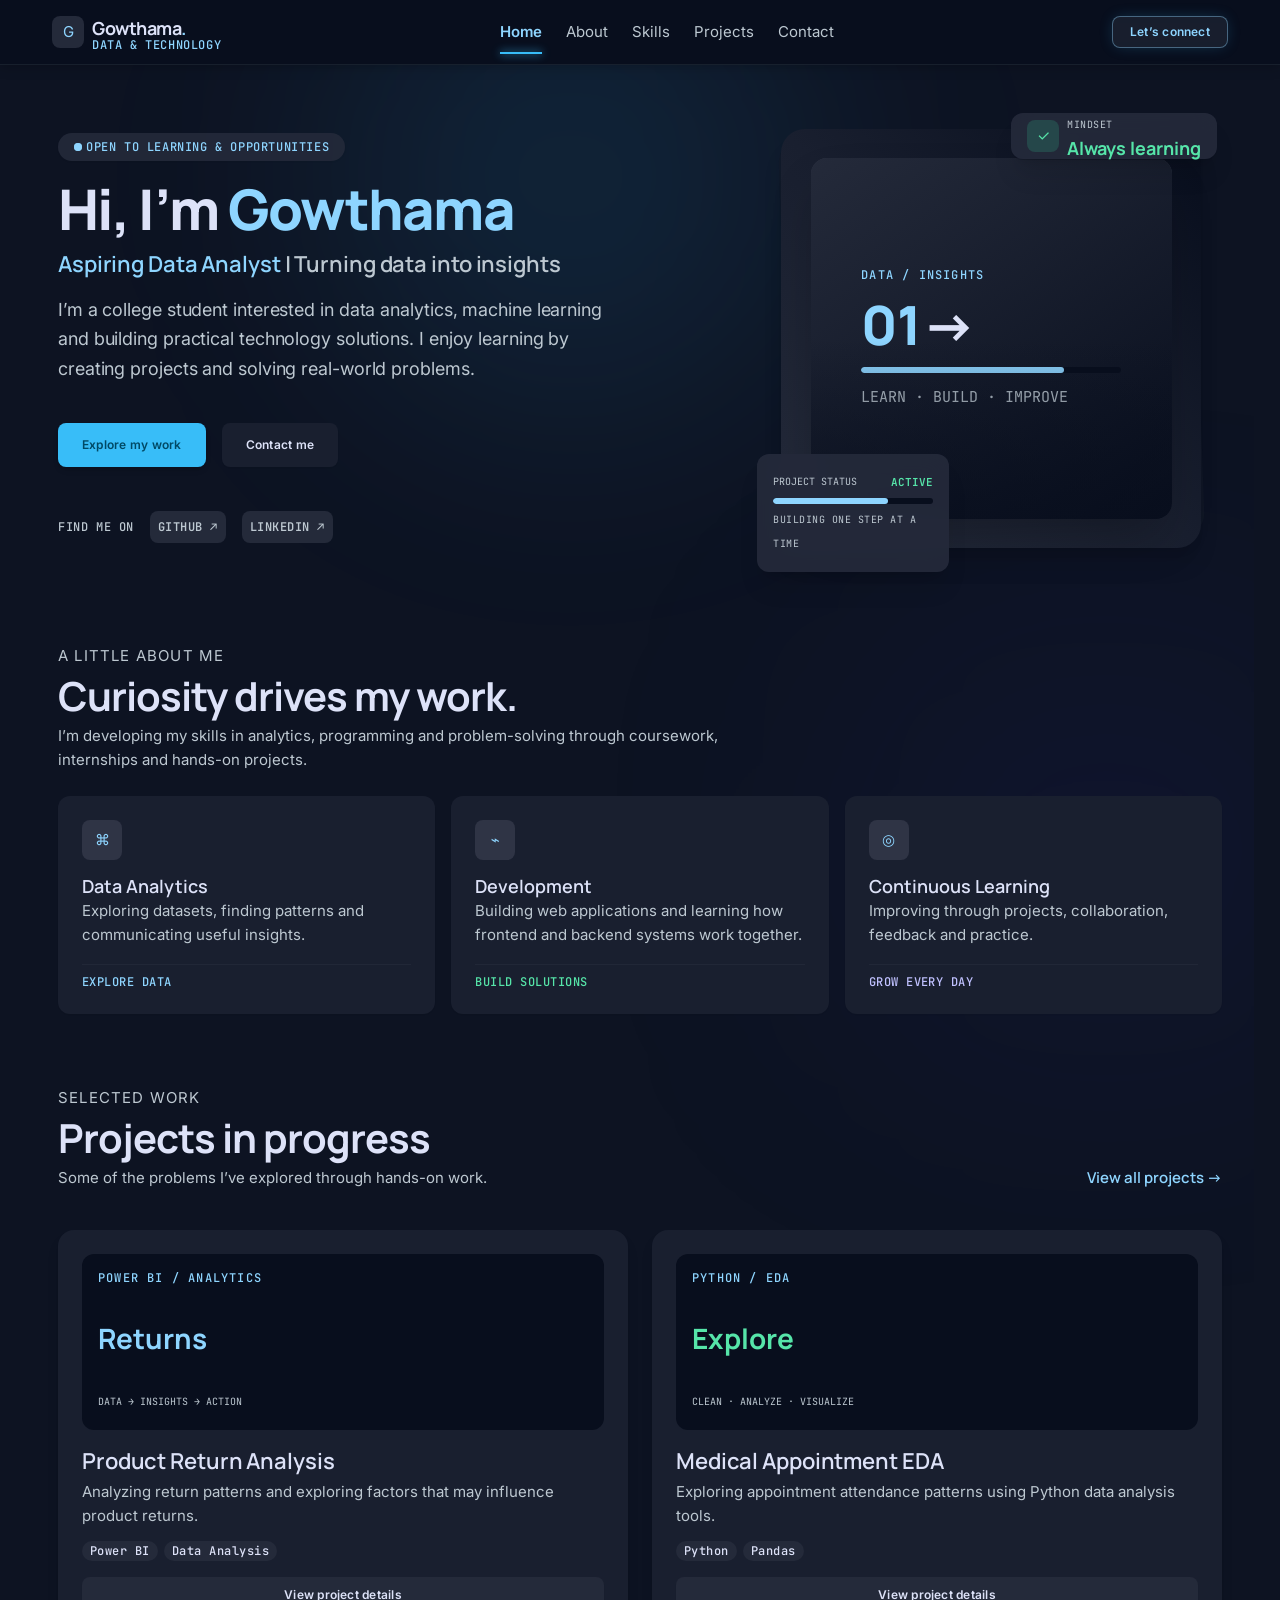
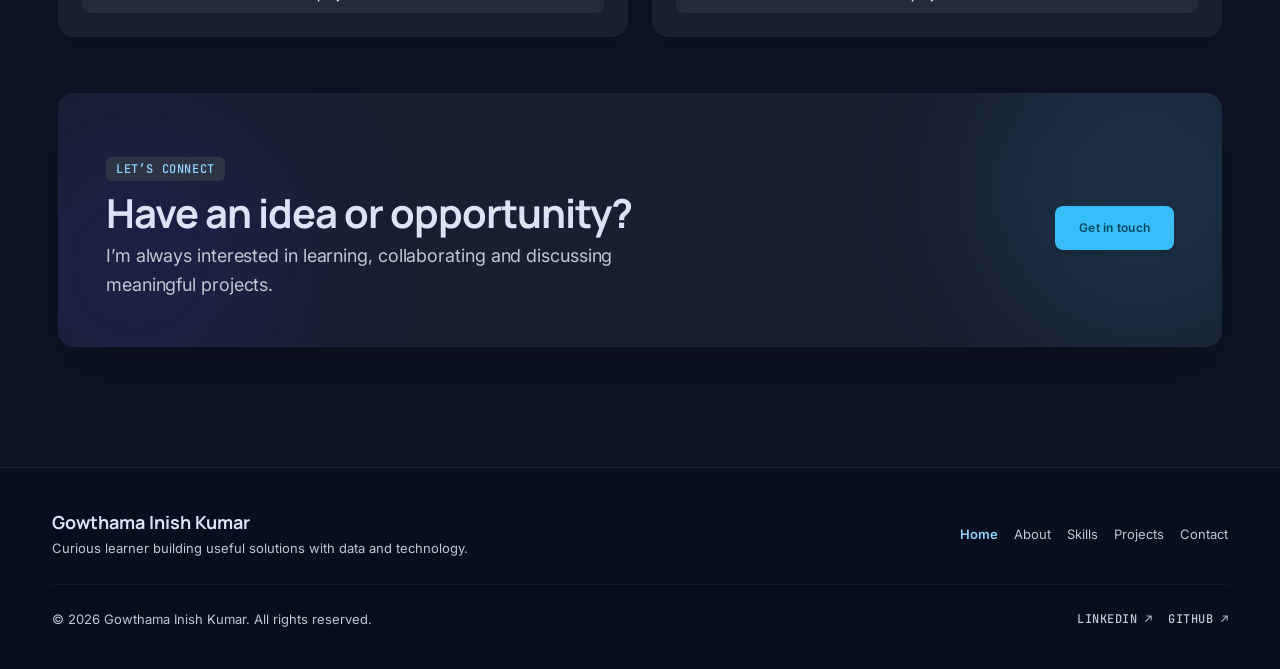
<file: index.html>
<!doctype html>
<html lang="en">
<head>
  <meta charset="utf-8">
  <meta name="viewport" content="width=device-width, initial-scale=1">
  <meta name="description" content="Portfolio of Gowthama Inish Kumar, an aspiring data analyst interested in data analytics, machine learning and technology.">
  <meta name="author" content="Gowtham Inish Kumar">
  <meta name="robots" content="index, follow">
  <meta name="theme-color" content="#0d1322">
  <title>Home | Gowthama Inish Kumar</title>  
  <link rel="canonical" href="https://example.com/index.html">
  <link rel="preconnect" href="https://fonts.googleapis.com">
  <link rel="preconnect" href="https://fonts.gstatic.com" crossorigin>
  <link href="https://fonts.googleapis.com/css2?family=Inter:wght@400;500;600;700&family=JetBrains+Mono:wght@400;500;600&family=Manrope:wght@400;500;600;700;800&display=swap" rel="stylesheet">
  <link rel="stylesheet" href="style.css">
  <script src="script.js" defer></script>
</head>
<body class="home">
  <a class="skip-link" href="#main-content">Skip to main content</a>
  <header class="site-header">
    <div class="header-inner">
      <a class="brand" href="index.html" aria-label="Gowthama Inish Kumar home">
        <span class="brand-logo icon-tile icon-tile--32" aria-hidden="true">G</span>
        <span class="brand-text">
          <span class="brand-name">Gowthama<span>.</span></span>
          <span class="brand-role">Data &amp; Technology</span>
        </span>
      </a>
      <button class="menu-toggle" type="button" aria-controls="site-nav" aria-expanded="false" aria-label="Open main menu">
        <span class="icon icon-open" aria-hidden="true">☰</span>
        <span class="icon icon-close" aria-hidden="true">×</span>
      </button>
      <nav class="site-nav" id="site-nav" aria-label="Main navigation">
        <ul><li><a class="nav-link" href="index.html" aria-current="page">Home</a></li>
<li><a class="nav-link" href="about.html">About</a></li>
<li><a class="nav-link" href="skills.html">Skills</a></li>
<li><a class="nav-link" href="projects.html">Projects</a></li>
<li><a class="nav-link" href="contact.html">Contact</a></li>
          <li class="menu-nav-contact"><a class="nav-link" href="contact.html">Let’s connect</a></li>
        </ul>
      </nav>
      <div class="header-actions">
        <a class="btn btn-header" href="contact.html">Let’s connect</a>
      </div>
    </div>
  </header>
  <main class="site-main" id="main-content">
    
<div class="home">
  <div class="home-wrap container">
    <div class="glow glow--a" aria-hidden="true"></div><div class="glow glow--b" aria-hidden="true"></div>
    <section class="hero" aria-labelledby="hero-title">
      <div class="hero-copy">
        <p class="hero-badge"><span class="ping" aria-hidden="true"></span> OPEN TO LEARNING &amp; OPPORTUNITIES</p>
        <h1 id="hero-title">Hi, I’m <span class="name">Gowthama</span></h1>
        <p class="hero-title"><span class="role">Aspiring Data Analyst</span><span class="tagline">| Turning data into insights</span></p>
        <p class="hero-desc">I’m a college student interested in data analytics, machine learning and building practical technology solutions. I enjoy learning by creating projects and solving real-world problems.</p>
        <div class="hero-cta">
          <a class="btn btn--primary btn--lg" href="projects.html">Explore my work</a>
          <a class="btn btn--surface btn--lg" href="contact.html">Contact me</a>
        </div>
        <div class="connect-row">
          <span class="connect-label">Find me on</span>
          <a class="social-chip" href="https://github.com/Gowtham-0012" target="_blank" rel="noopener noreferrer">GITHUB ↗</a>
          <a class="social-chip" href="https://www.linkedin.com/" target="_blank" rel="noopener noreferrer">LINKEDIN ↗</a>
        </div>
      </div>
      <div class="hero-visual" aria-label="Introduction illustration">
        <div class="visual-board">
          <div class="portrait-frame" role="img" aria-label="Decorative data analytics illustration">
            <div style="height:100%;display:grid;place-items:center;background:linear-gradient(145deg,#242a3a,#080e1d);padding:24px">
              <div style="width:100%;max-width:260px">
                <p class="eyebrow">DATA / INSIGHTS</p>
                <p style="font:800 54px/1.1 var(--f-display);color:var(--c-primary);margin:12px 0">01<span style="color:var(--c-text)">→</span></p>
                <div class="progress"><span style="width:78%"></span></div>
                <p class="mono c-muted" style="margin-top:12px">LEARN · BUILD · IMPROVE</p>
              </div>
            </div>
          </div>
          <div class="widget widget--acc"><span class="ico" aria-hidden="true">✓</span><div><small>Mindset</small><strong>Always learning</strong></div></div>
          <div class="widget widget--trend"><div class="row"><span>PROJECT STATUS</span><b>ACTIVE</b></div><div class="progress"><span style="width:72%"></span></div><small>Building one step at a time</small></div>
        </div>
      </div>
    </section>
    <section class="home-section" aria-labelledby="intro-heading">
      <div class="section-head"><p class="eyebrow">A LITTLE ABOUT ME</p><h2 id="intro-heading">Curiosity drives my work.</h2><p class="about-lead">I’m developing my skills in analytics, programming and problem-solving through coursework, internships and hands-on projects.</p></div>
      <div class="pillars">
        <article class="pillar"><span class="icon-tile icon-tile--40" aria-hidden="true">⌘</span><h3>Data Analytics</h3><p>Exploring datasets, finding patterns and communicating useful insights.</p><footer class="c-primary">EXPLORE DATA</footer></article>
        <article class="pillar"><span class="icon-tile icon-tile--40" aria-hidden="true">⌁</span><h3>Development</h3><p>Building web applications and learning how frontend and backend systems work together.</p><footer class="c-green">BUILD SOLUTIONS</footer></article>
        <article class="pillar"><span class="icon-tile icon-tile--40" aria-hidden="true">◎</span><h3>Continuous Learning</h3><p>Improving through projects, collaboration, feedback and practice.</p><footer class="c-indigo">GROW EVERY DAY</footer></article>
      </div>
    </section>
    <section class="home-section home-section--40" aria-labelledby="featured-heading">
      <div class="section-head section-head--split"><div><p class="eyebrow">SELECTED WORK</p><h2 id="featured-heading">Projects in progress</h2><p>Some of the problems I’ve explored through hands-on work.</p></div><a class="link-arrow" href="projects.html">View all projects →</a></div>
      <div class="project-cards">
        <article class="project-card"><div class="project-card-body"><div class="mock"><span class="eyebrow">POWER BI / ANALYTICS</span><strong style="font:700 28px var(--f-display);color:var(--c-primary)">Returns</strong><span class="mock-foot">DATA → INSIGHTS → ACTION</span></div><h3>Product Return Analysis</h3><p>Analyzing return patterns and exploring factors that may influence product returns.</p><div class="tag-list"><span class="chip">Power BI</span><span class="chip">Data Analysis</span></div></div><div class="project-card-foot"><a class="btn btn--high btn-block" href="projects.html">View project details</a></div></article>
        <article class="project-card"><div class="project-card-body"><div class="mock"><span class="eyebrow">PYTHON / EDA</span><strong style="font:700 28px var(--f-display);color:var(--c-green)">Explore</strong><span class="mock-foot">CLEAN · ANALYZE · VISUALIZE</span></div><h3>Medical Appointment EDA</h3><p>Exploring appointment attendance patterns using Python data analysis tools.</p><div class="tag-list"><span class="chip">Python</span><span class="chip">Pandas</span></div></div><div class="project-card-foot"><a class="btn btn--high btn-block" href="projects.html">View project details</a></div></article>
      </div>
    </section>
    <section class="cta-band" aria-labelledby="cta-heading"><div class="glow glow--1" aria-hidden="true"></div><div class="glow glow--2" aria-hidden="true"></div><div class="cta-copy"><span class="cta-tag">LET’S CONNECT</span><h2 id="cta-heading">Have an idea or opportunity?</h2><p>I’m always interested in learning, collaborating and discussing meaningful projects.</p></div><div class="cta-actions"><a class="btn btn--primary btn--lg" href="contact.html">Get in touch</a></div></section>
  </div>
</div>

  </main>
  <footer class="site-footer">
    <div class="footer-inner">
      <div class="footer-top">
        <div class="footer-brand">
          <strong>Gowthama Inish Kumar</strong>
          <p>Curious learner building useful solutions with data and technology.</p>
        </div>
        <nav class="footer-nav" aria-label="Footer navigation">
          <ul><li><a href="index.html" aria-current="page">Home</a></li>
<li><a href="about.html">About</a></li>
<li><a href="skills.html">Skills</a></li>
<li><a href="projects.html">Projects</a></li>
<li><a href="contact.html">Contact</a></li></ul>
        </nav>
      </div>
      <div class="footer-bottom">
        <p>© <span id="current-year">2026</span> Gowthama Inish Kumar. All rights reserved.</p>
        <div class="footer-social">
          <a href="https://www.linkedin.com/" target="_blank" rel="noopener noreferrer">LINKEDIN ↗</a>
          <a href="https://github.com/Gowtham-0012" target="_blank" rel="noopener noreferrer">GITHUB ↗</a>
        </div>
      </div>
    </div>
  </footer>
  <div class="toast" id="toast" role="status" aria-live="polite" aria-atomic="true"></div>
</body>
</html>
</file>
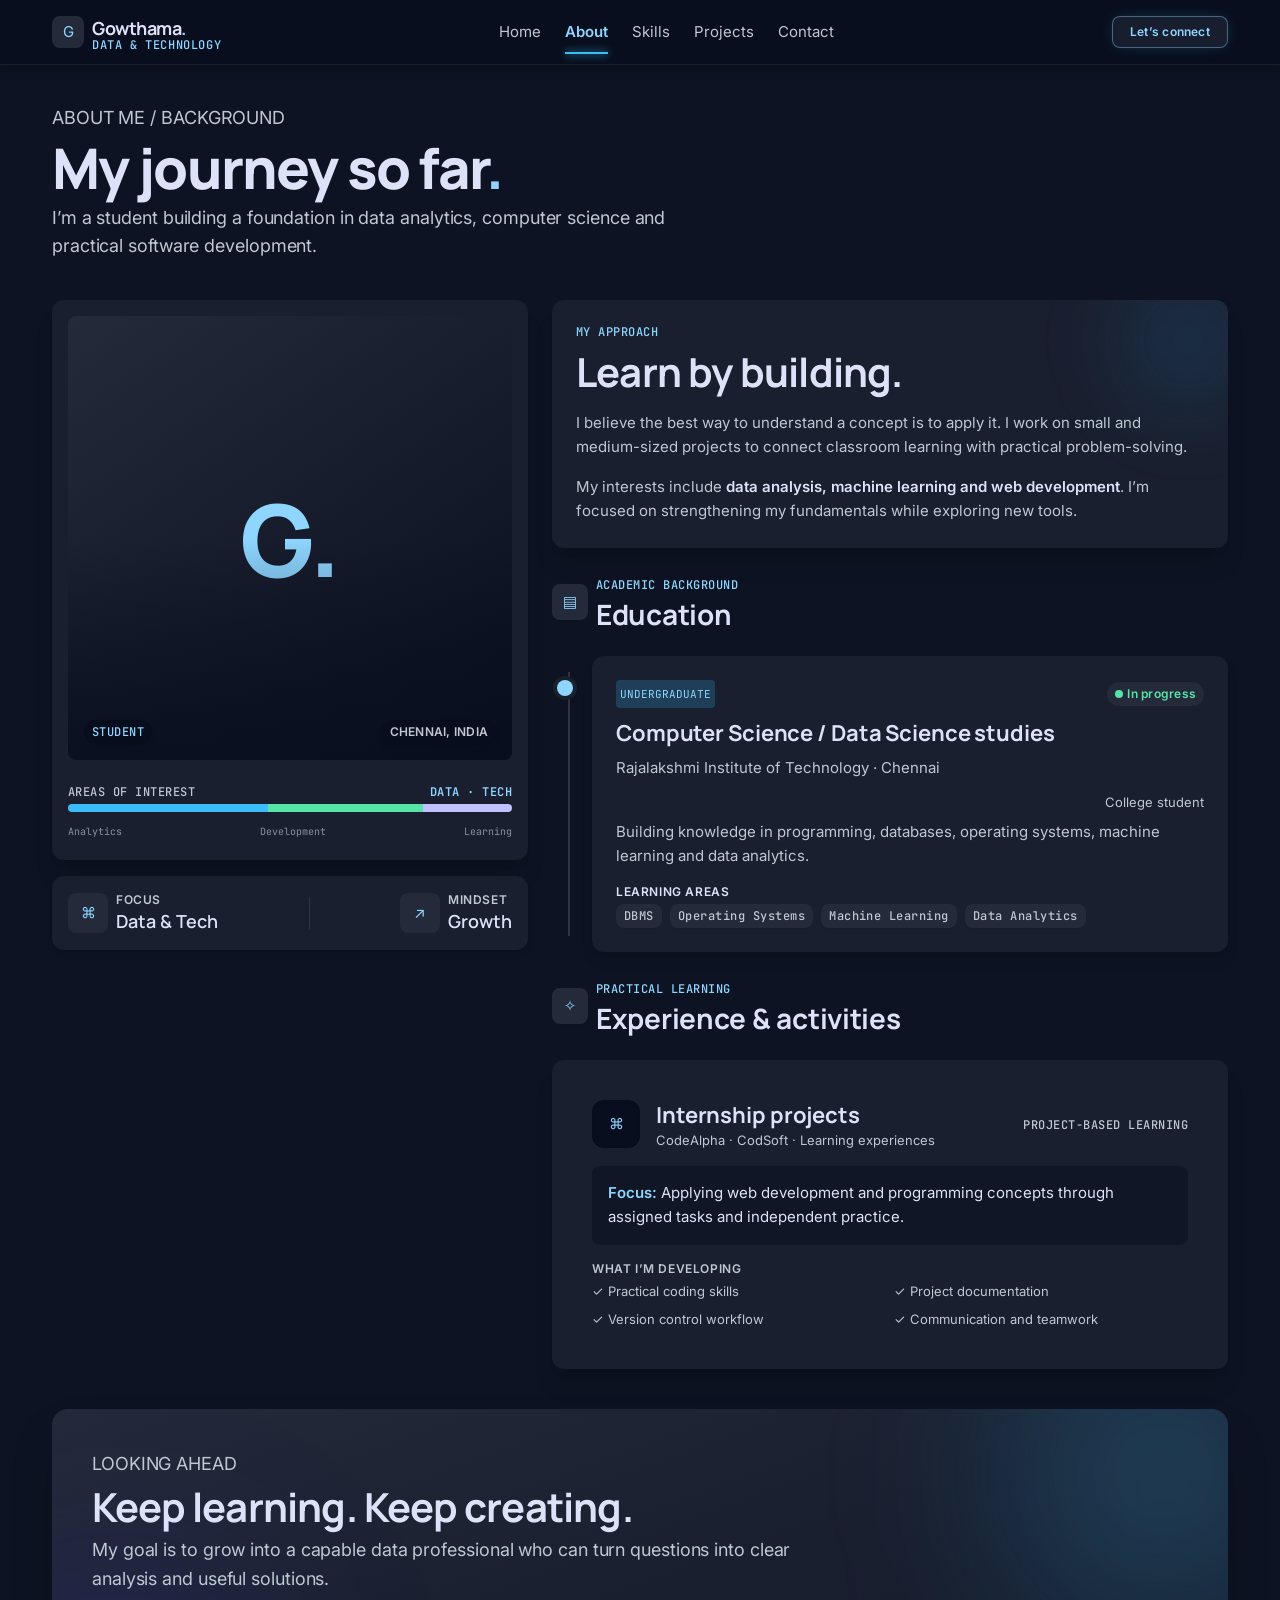
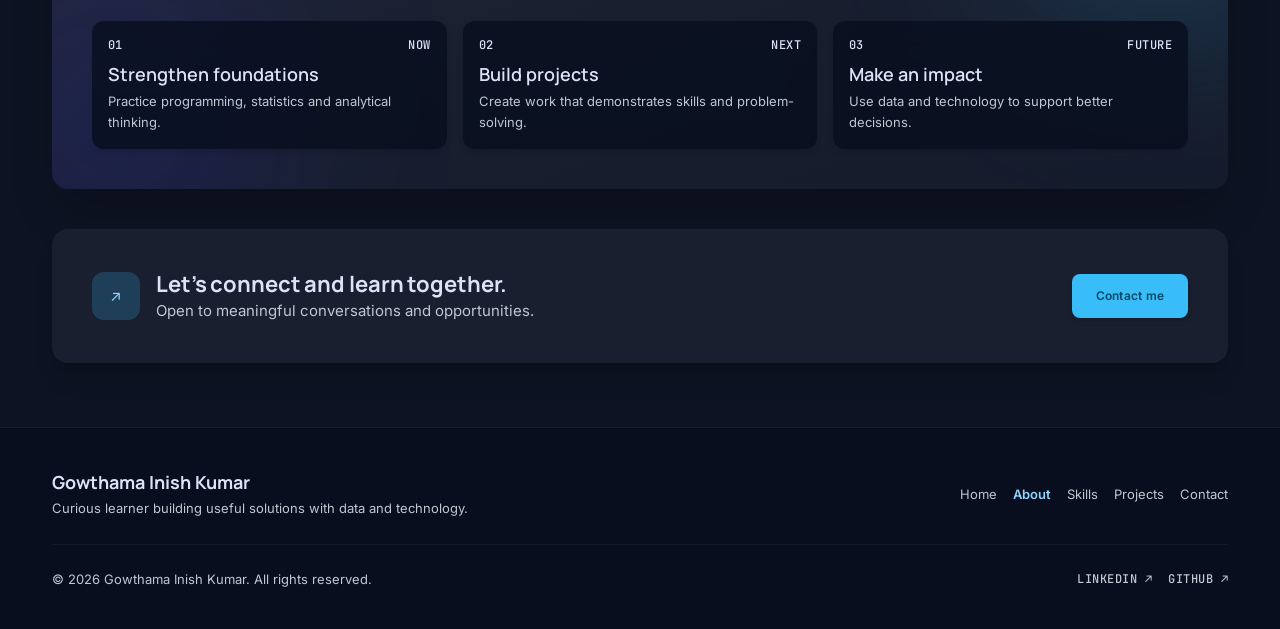
<file: about.html>
<!doctype html>
<html lang="en">
<head>
  <meta charset="utf-8">
  <meta name="viewport" content="width=device-width, initial-scale=1">
  <meta name="description" content="Learn about Gowthama Inish Kumar's education, interests and practical learning journey.">
  <meta name="author" content="Gowthama Inish Kumar">
  <meta name="robots" content="index, follow">
  <meta name="theme-color" content="#0d1322">
  <title>About | Gowthama Inish Kumar</title>
  <link rel="canonical" href="https://example.com/about.html">
  <link rel="preconnect" href="https://fonts.googleapis.com">
  <link rel="preconnect" href="https://fonts.gstatic.com" crossorigin>
  <link href="https://fonts.googleapis.com/css2?family=Inter:wght@400;500;600;700&family=JetBrains+Mono:wght@400;500;600&family=Manrope:wght@400;500;600;700;800&display=swap" rel="stylesheet">
  <link rel="stylesheet" href="style.css">
  <script src="script.js" defer></script>
</head>
<body class="">
  <a class="skip-link" href="#main-content">Skip to main content</a>
  <header class="site-header">
    <div class="header-inner">
      <a class="brand" href="index.html" aria-label="Gowthama Inish Kumar home">
        <span class="brand-logo icon-tile icon-tile--32" aria-hidden="true">G</span>
        <span class="brand-text">
          <span class="brand-name">Gowthama<span>.</span></span>
          <span class="brand-role">Data &amp; Technology</span>
        </span>
      </a>
      <button class="menu-toggle" type="button" aria-controls="site-nav" aria-expanded="false" aria-label="Open main menu">
        <span class="icon icon-open" aria-hidden="true">☰</span>
        <span class="icon icon-close" aria-hidden="true">×</span>
      </button>
      <nav class="site-nav" id="site-nav" aria-label="Main navigation">
        <ul><li><a class="nav-link" href="index.html">Home</a></li>
<li><a class="nav-link" href="about.html" aria-current="page">About</a></li>
<li><a class="nav-link" href="skills.html">Skills</a></li>
<li><a class="nav-link" href="projects.html">Projects</a></li>
<li><a class="nav-link" href="contact.html">Contact</a></li>
          <li class="menu-nav-contact"><a class="nav-link" href="contact.html">Let’s connect</a></li>
        </ul>
      </nav>
      <div class="header-actions">
        <a class="btn btn-header" href="contact.html">Let’s connect</a>
      </div>
    </div>
  </header>
  <main class="site-main" id="main-content">
    
<div class="about-wrap container">
  <header class="about-head"><p class="eyebrow">ABOUT ME / BACKGROUND</p><h1>My journey so far<span class="c-primary">.</span></h1><p>I’m a student building a foundation in data analytics, computer science and practical software development.</p></header>
  <div class="about-grid">
    <div class="about-left">
      <figure class="portrait-card panel"><div class="portrait-stage"><div style="height:444px;display:grid;place-items:center;background:linear-gradient(145deg,#242a3a,#080e1d)"><span style="font:800 100px var(--f-display);color:var(--c-primary)">G.</span></div><div class="portrait-badges"><span class="glass-pill">STUDENT</span><span class="glass-pill glass-pill--loc">CHENNAI, INDIA</span></div></div><figcaption class="affinity"><div class="affinity-top"><span>AREAS OF INTEREST</span><b>DATA · TECH</b></div><div class="stackbar" aria-label="Areas of interest: analytics, development and learning"><span></span><span></span><span></span></div><div class="stackbar-legend"><span>Analytics</span><span>Development</span><span>Learning</span></div></figcaption></figure>
      <div class="stat-card"><div class="item"><span class="stat-icon" aria-hidden="true">⌘</span><div><p class="stat-label">Focus</p><p class="stat-value">Data &amp; Tech</p></div></div><span class="vr" aria-hidden="true"></span><div class="item"><span class="stat-icon" aria-hidden="true">↗</span><div><p class="stat-label">Mindset</p><p class="stat-value">Growth</p></div></div></div>
    </div>
    <div class="about-right">
      <section class="philosophy panel"><span class="glow" aria-hidden="true"></span><p class="tagline">MY APPROACH</p><h2>Learn by building.</h2><div class="copy"><p>I believe the best way to understand a concept is to apply it. I work on small and medium-sized projects to connect classroom learning with practical problem-solving.</p><p>My interests include <strong>data analysis, machine learning and web development</strong>. I’m focused on strengthening my fundamentals while exploring new tools.</p></div></section>
      <section class="about-section" aria-labelledby="education-heading"><div class="block-head"><span class="icon-tile icon-tile--36" aria-hidden="true">▤</span><div><p class="eyebrow-sm">ACADEMIC BACKGROUND</p><h2 id="education-heading">Education</h2></div></div><div class="timeline"><article class="timeline-node edu-card"><div class="edu-top"><span class="edu-kicker">UNDERGRADUATE</span><span class="status-pill"><i aria-hidden="true"></i> In progress</span></div><h3>Computer Science / Data Science studies</h3><p class="edu-school">Rajalakshmi Institute of Technology · Chennai</p><div class="edu-meta"><small>College student</small></div><p>Building knowledge in programming, databases, operating systems, machine learning and data analytics.</p><div class="coursework"><h4>Learning areas</h4><div class="chip-row"><span class="chip chip--course">DBMS</span><span class="chip chip--course">Operating Systems</span><span class="chip chip--course">Machine Learning</span><span class="chip chip--course">Data Analytics</span></div></div></article></div></section>
      <section class="about-section" aria-labelledby="experience-heading"><div class="block-head"><span class="icon-tile icon-tile--36" aria-hidden="true">✧</span><div><p class="eyebrow-sm">PRACTICAL LEARNING</p><h2 id="experience-heading">Experience &amp; activities</h2></div></div><article class="exp-card"><div class="exp-top"><div class="exp-id"><span class="exp-icon" aria-hidden="true">⌘</span><div><div class="titlerow"><h3>Internship projects</h3></div><small>CodeAlpha · CodSoft · Learning experiences</small></div></div><span class="exp-status">PROJECT-BASED LEARNING</span></div><div class="focus-box"><strong>Focus:</strong> Applying web development and programming concepts through assigned tasks and independent practice.</div><div class="deliverables"><h4>What I’m developing</h4><ul class="deliver-list"><li>✓ Practical coding skills</li><li>✓ Project documentation</li><li>✓ Version control workflow</li><li>✓ Communication and teamwork</li></ul></div></article></section>
    </div>
  </div>
  <section class="vision" aria-labelledby="vision-heading"><span class="glow glow--1" aria-hidden="true"></span><span class="glow glow--2" aria-hidden="true"></span><div class="vision-copy"><p class="eyebrow">LOOKING AHEAD</p><h2 id="vision-heading">Keep learning. Keep creating.</h2><p>My goal is to grow into a capable data professional who can turn questions into clear analysis and useful solutions.</p></div><div class="milestones"><article class="milestone"><div class="milestone-top">01 <span>NOW</span></div><h3>Strengthen foundations</h3><p>Practice programming, statistics and analytical thinking.</p></article><article class="milestone"><div class="milestone-top">02 <span>NEXT</span></div><h3>Build projects</h3><p>Create work that demonstrates skills and problem-solving.</p></article><article class="milestone"><div class="milestone-top">03 <span>FUTURE</span></div><h3>Make an impact</h3><p>Use data and technology to support better decisions.</p></article></div></section>
  <section class="hire-band"><div class="left"><span class="ico" aria-hidden="true">↗</span><div><h3>Let’s connect and learn together.</h3><p>Open to meaningful conversations and opportunities.</p></div></div><div class="actions"><a class="btn btn--primary btn--lg" href="contact.html">Contact me</a></div></section>
</div>

  </main>
  <footer class="site-footer">
    <div class="footer-inner">
      <div class="footer-top">
        <div class="footer-brand">
          <strong>Gowthama Inish Kumar</strong>
          <p>Curious learner building useful solutions with data and technology.</p>
        </div>
        <nav class="footer-nav" aria-label="Footer navigation">
          <ul><li><a href="index.html">Home</a></li>
<li><a href="about.html" aria-current="page">About</a></li>
<li><a href="skills.html">Skills</a></li>
<li><a href="projects.html">Projects</a></li>
<li><a href="contact.html">Contact</a></li></ul>
        </nav>
      </div>
      <div class="footer-bottom">
        <p>© <span id="current-year">2026</span> Gowthama Inish Kumar. All rights reserved.</p>
        <div class="footer-social">
          <a href="https://www.linkedin.com/" target="_blank" rel="noopener noreferrer">LINKEDIN ↗</a>
          <a href="https://github.com/Gowtham-0012" target="_blank" rel="noopener noreferrer">GITHUB ↗</a>
        </div>
      </div>
    </div>
  </footer>
  <div class="toast" id="toast" role="status" aria-live="polite" aria-atomic="true"></div>
</body>
</html>
</file>
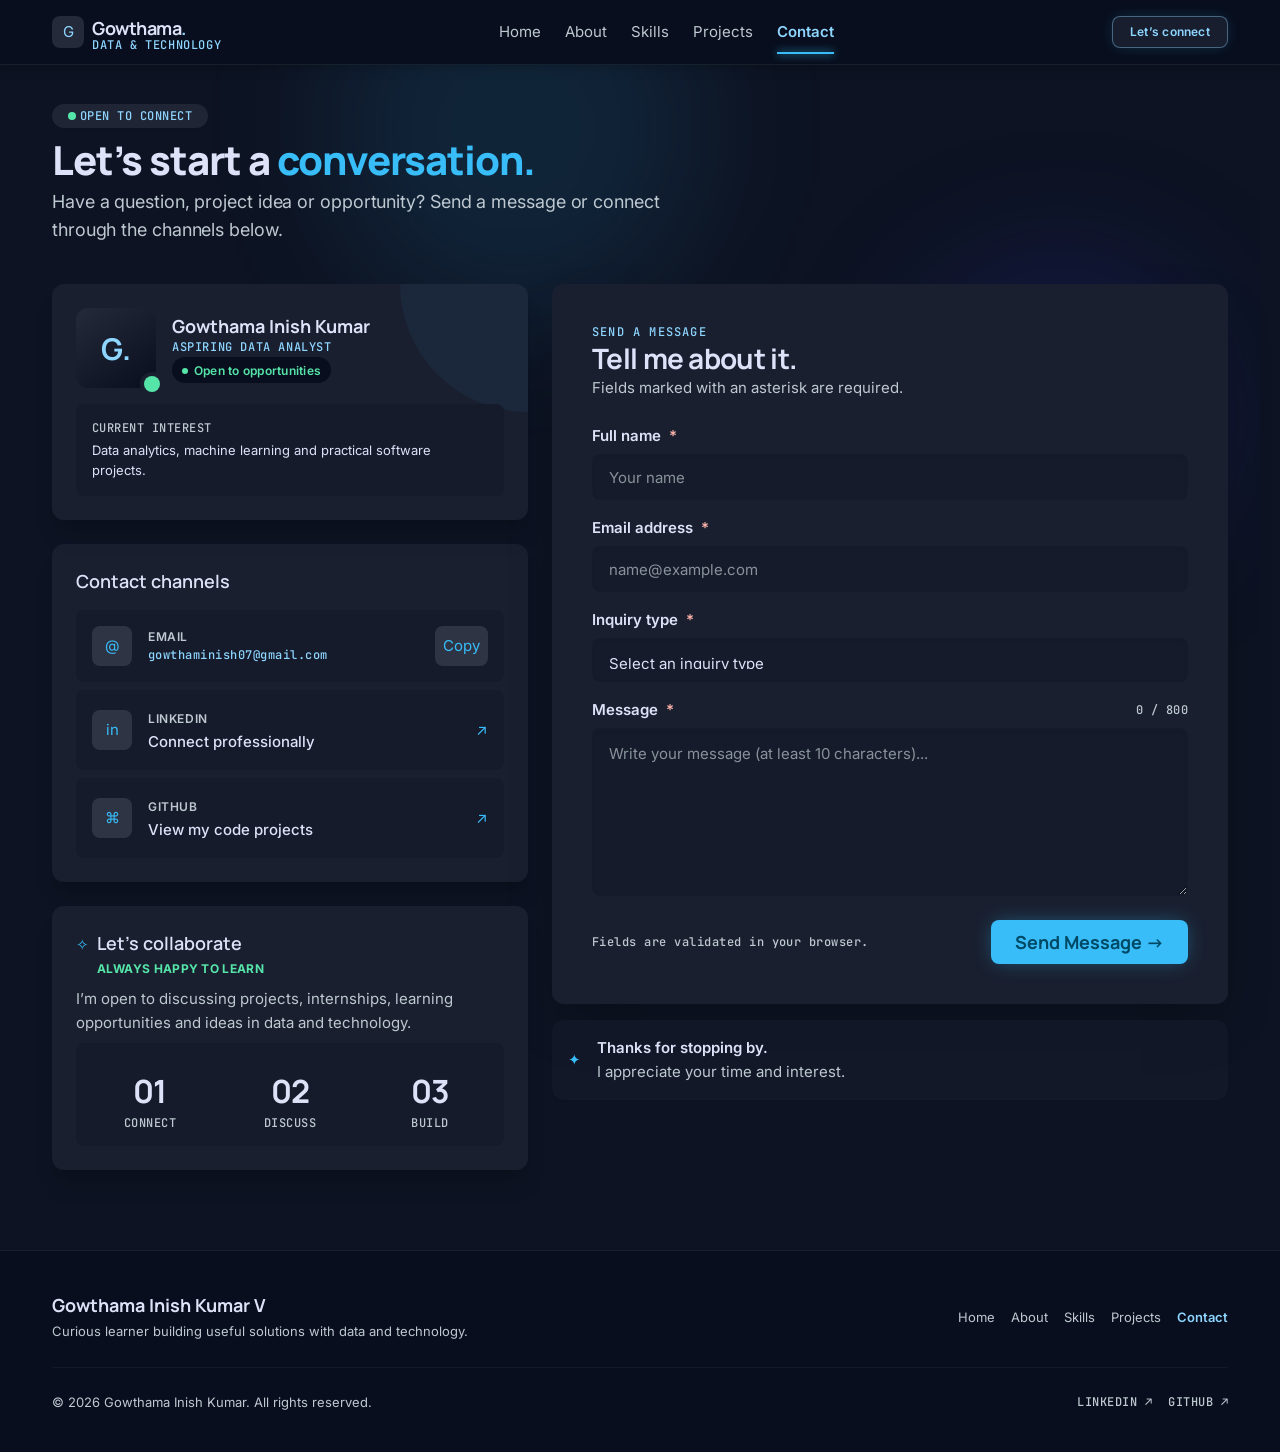
<file: contact.html>
<!doctype html>
<html lang="en">

<head>
  <meta charset="utf-8">
  <meta name="viewport" content="width=device-width, initial-scale=1">
  <meta name="description"
    content="Contact Gowthama Inish Kumar for project discussions, collaboration and opportunities.">
  <meta name="author" content="Gowthama Inish Kumar V">
  <meta name="robots" content="index, follow">
  <meta name="theme-color" content="#0d1322">
  <title>Contact | Gowthama Inish Kumar</title>
  <link rel="canonical" href="https://example.com/contact.html">
  <link rel="preconnect" href="https://fonts.googleapis.com">
  <link rel="preconnect" href="https://fonts.gstatic.com" crossorigin>
  <link
    href="https://fonts.googleapis.com/css2?family=Inter:wght@400;500;600;700&family=JetBrains+Mono:wght@400;500;600&family=Manrope:wght@400;500;600;700;800&display=swap"
    rel="stylesheet">
  <link rel="stylesheet" href="style.css">
  <script src="script.js" defer></script>
</head>

<body class="">
  <a class="skip-link" href="#main-content">Skip to main content</a>
  <header class="site-header">
    <div class="header-inner">
      <a class="brand" href="index.html" aria-label="Gowthama Inish Kumar home">
        <span class="brand-logo icon-tile icon-tile--32" aria-hidden="true">G</span>
        <span class="brand-text">
          <span class="brand-name">Gowthama<span>.</span></span>
          <span class="brand-role">Data &amp; Technology</span>
        </span>
      </a>
      <button class="menu-toggle" type="button" aria-controls="site-nav" aria-expanded="false"
        aria-label="Open main menu">
        <span class="icon icon-open" aria-hidden="true">☰</span>
        <span class="icon icon-close" aria-hidden="true">×</span>
      </button>
      <nav class="site-nav" id="site-nav" aria-label="Main navigation">
        <ul>
          <li><a class="nav-link" href="index.html">Home</a></li>
          <li><a class="nav-link" href="about.html">About</a></li>
          <li><a class="nav-link" href="skills.html">Skills</a></li>
          <li><a class="nav-link" href="projects.html">Projects</a></li>
          <li><a class="nav-link" href="contact.html" aria-current="page">Contact</a></li>
          <li class="menu-nav-contact"><a class="nav-link" href="contact.html">Let’s connect</a></li>
        </ul>
      </nav>
      <div class="header-actions">
        <a class="btn btn-header" href="contact.html">Let’s connect</a>
      </div>
    </div>
  </header>
  <main class="site-main" id="main-content">

    <div class="contact-wrap container">
      <div class="contact-glow-clip" aria-hidden="true"><span class="g1"></span><span class="g2"></span></div>
      <header class="contact-head"><span class="pill"><span class="dot" aria-hidden="true"></span> OPEN TO
          CONNECT</span>
        <h1>Let’s start a <span>conversation.</span></h1>
        <p>Have a question, project idea or opportunity? Send a message or connect through the channels below.</p>
      </header>
      <div class="contact-grid">
        <div class="contact-left">
          <section class="persona panel" aria-labelledby="profile-name">
            <div class="persona-id">
              <div class="persona-photo">
                <div
                  style="width:80px;height:80px;border-radius:12px;display:grid;place-items:center;background:linear-gradient(145deg,#242a3a,#080e1d);font:700 30px var(--f-display);color:var(--c-primary)">
                  G.</div><span class="online" aria-hidden="true"></span>
              </div>
              <div>
                <h2 id="profile-name">Gowthama Inish Kumar</h2>
                <p class="role">Aspiring Data Analyst</p><span class="avail-pill"><i aria-hidden="true"></i> Open to
                  opportunities</span>
              </div>
            </div>
            <div class="query-box"><span class="k">CURRENT INTEREST</span>
              <p>Data analytics, machine learning and practical software projects.</p>
            </div>
          </section>
          <section class="channels panel" aria-labelledby="channels-heading">
            <h2 id="channels-heading">Contact channels</h2>
            <div class="channel-list">
              <div class="channel">
                <div class="l"><span class="tile" aria-hidden="true">@</span>
                  <div>
                    <p class="k">EMAIL</p>
                    <p class="sub">gowthaminish07@gmail.com</p>
                  </div>
                </div><button class="copy-btn" type="button" data-copy="gowthaminish07@gmail.com"
                  aria-label="Copy email address">Copy</button>
              </div>
              <a class="channel" href="https://www.linkedin.com/" target="_blank" rel="noopener noreferrer"><span
                  class="l"><span class="tile" aria-hidden="true">in</span><span><span
                      class="k">LINKEDIN</span><br><span class="v">Connect professionally</span></span></span><span
                  class="ext" aria-hidden="true">↗</span></a>
              <a class="channel" href="https://github.com/Gowtham-0012" target="_blank" rel="noopener noreferrer"><span
                  class="l"><span class="tile" aria-hidden="true">⌘</span><span><span class="k">GITHUB</span><br><span
                      class="v">View my code projects</span></span></span><span class="ext"
                  aria-hidden="true">↗</span></a>
            </div>
          </section>
          <section class="sla panel">
            <header><span class="icon" aria-hidden="true">✧</span>
              <div>
                <h3>Let’s collaborate</h3><span class="resp">Always happy to learn</span>
              </div>
            </header>
            <p>I’m open to discussing projects, internships, learning opportunities and ideas in data and technology.
            </p>
            <div class="sla-stats">
              <div class="s"><strong>01</strong><span>Connect</span></div>
              <div class="s"><strong>02</strong><span>Discuss</span></div>
              <div class="s"><strong>03</strong><span>Build</span></div>
            </div>
          </section>
        </div>
        <div class="contact-right">
          <section class="form-card panel" aria-labelledby="form-heading">
            <div>
              <p class="eyebrow">SEND A MESSAGE</p>
              <h2 id="form-heading">Tell me about it.</h2>
              <p class="sub">Fields marked with an asterisk are required.</p>
            </div>
            <form class="form" id="contact-form" method="POST" novalidate>
              <div class="field">
                <div class="field-top"><label for="name">Full name <span class="req" aria-hidden="true">*</span></label>
                </div><input class="control" id="name" name="name" type="text" autocomplete="name" required
                  aria-describedby="name-error" aria-invalid="false" placeholder="Your name">
                <p class="error" id="name-error"><span></span></p>
              </div>
              <div class="field">
                <div class="field-top"><label for="email">Email address <span class="req"
                      aria-hidden="true">*</span></label></div><input class="control" id="email" name="email"
                  type="email" autocomplete="email" required aria-describedby="email-error" aria-invalid="false"
                  placeholder="name@example.com">
                <p class="error" id="email-error"><span></span></p>
              </div>
              <div class="field">
                <div class="field-top"><label for="subject">Inquiry type <span class="req"
                      aria-hidden="true">*</span></label></div>
                <div class="select-wrap"><select class="control" id="subject" name="subject" required
                    aria-describedby="subject-error" aria-invalid="false">
                    <option value="">Select an inquiry type</option>
                    <option value="Project discussion">Project discussion</option>
                    <option value="Internship opportunity">Internship opportunity</option>
                    <option value="Collaboration">Collaboration</option>
                    <option value="General question">General question</option>
                  </select></div>
                <p class="error" id="subject-error"><span></span></p>
              </div>
              <div class="field">
                <div class="field-top"><label for="message">Message <span class="req"
                      aria-hidden="true">*</span></label><span class="hint" id="message-count">0 / 800</span></div>
                <textarea class="control" id="message" name="message" maxlength="800" minlength="10" required
                  aria-describedby="message-error message-count" aria-invalid="false"
                  placeholder="Write your message (at least 10 characters)..."></textarea>
                <p class="error" id="message-error"><span></span></p>
              </div>
              <div id="form-status" class="form-status" role="status" aria-live="polite" tabindex="-1"></div>
              <div class="form-actions"><span class="form-note">Fields are validated in your browser.</span><button
                  class="btn btn--send" type="submit">Send Message →</button></div>
            </form>
          </section>
          <div class="thanks"><span class="icon" aria-hidden="true">✦</span>
            <div>Thanks for stopping by.<br><span>I appreciate your time and interest.</span></div>
          </div>
        </div>
      </div>
    </div>

  </main>
  <footer class="site-footer">
    <div class="footer-inner">
      <div class="footer-top">
        <div class="footer-brand">
          <strong>Gowthama Inish Kumar V</strong>
          <p>Curious learner building useful solutions with data and technology.</p>
        </div>
        <nav class="footer-nav" aria-label="Footer navigation">
          <ul>
            <li><a href="index.html">Home</a></li>
            <li><a href="about.html">About</a></li>
            <li><a href="skills.html">Skills</a></li>
            <li><a href="projects.html">Projects</a></li>
            <li><a href="contact.html" aria-current="page">Contact</a></li>
          </ul>
        </nav>
      </div>
      <div class="footer-bottom">
        <p>© <span id="current-year">2026</span> Gowthama Inish Kumar. All rights reserved.</p>
        <div class="footer-social">
          <a href="https://www.linkedin.com/" target="_blank" rel="noopener noreferrer">LINKEDIN ↗</a>
          <a href="https://github.com/Gowtham-0012" target="_blank" rel="noopener noreferrer">GITHUB ↗</a>
        </div>
      </div>
    </div>
  </footer>
  <div class="toast" id="toast" role="status" aria-live="polite" aria-atomic="true"></div>
</body>

</html>
</file>
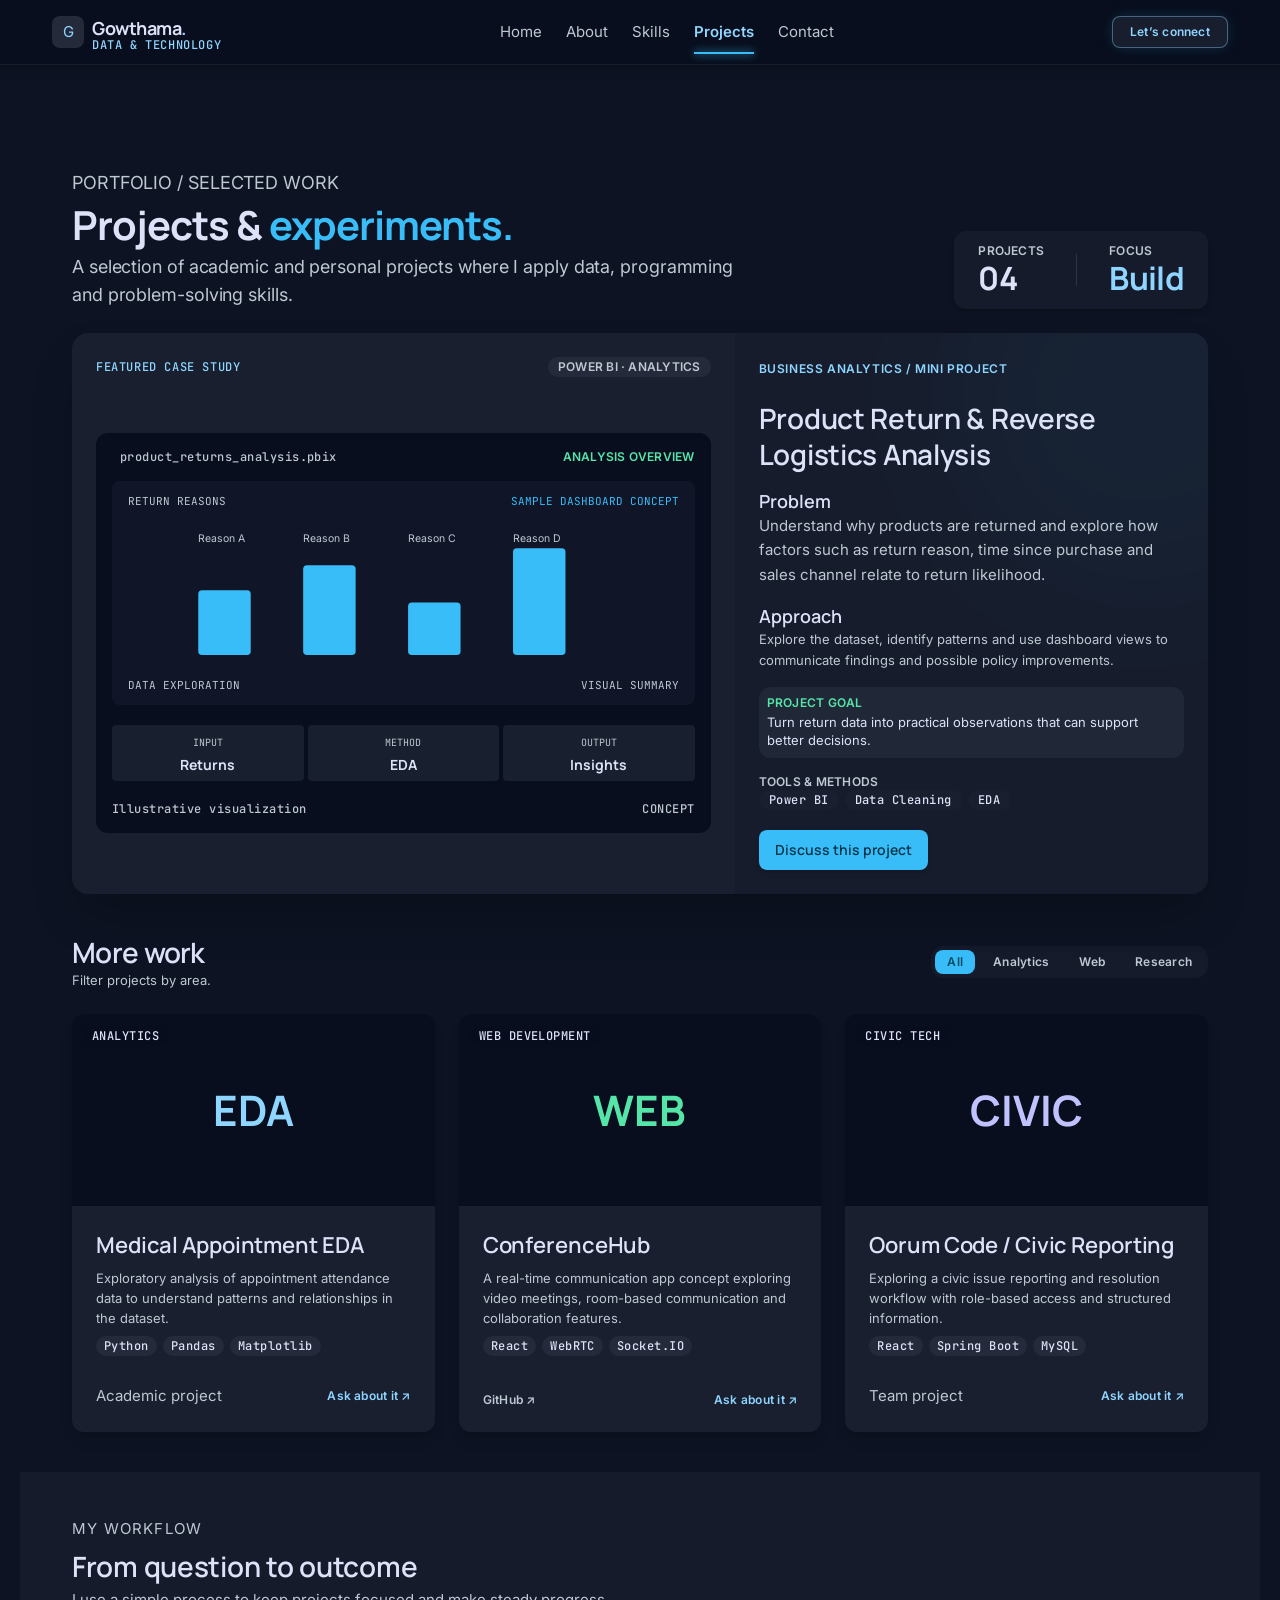
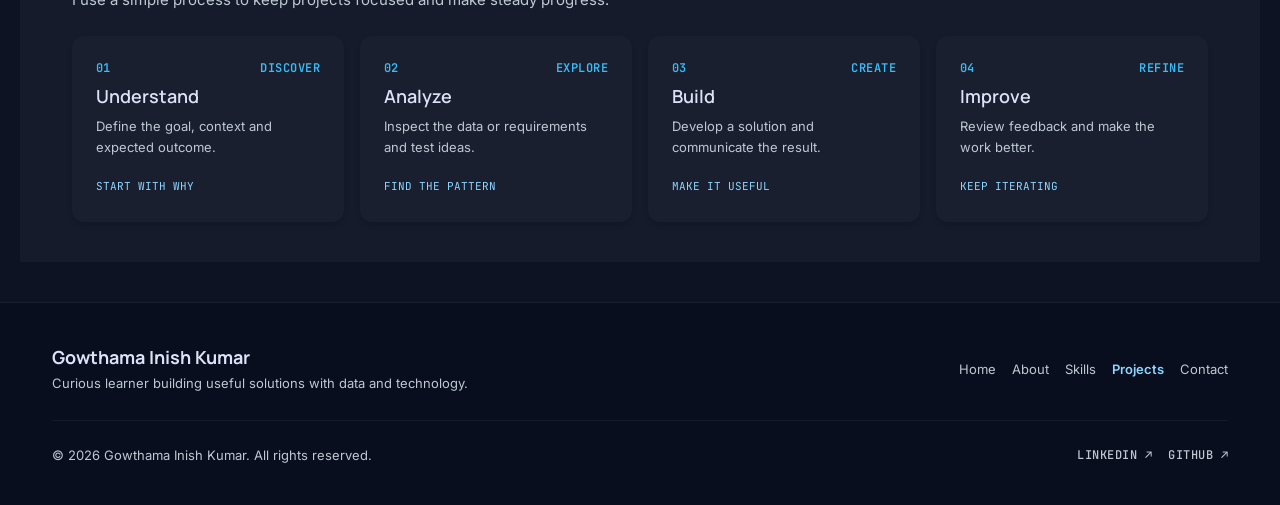
<file: projects.html>
<!doctype html>
<html lang="en">
<head>
  <meta charset="utf-8">
  <meta name="viewport" content="width=device-width, initial-scale=1">
  <meta name="description" content="Explore data analytics, exploratory analysis, web development and civic technology projects by Gowthama Inish Kumar.">
  <meta name="author" content="Gowthama Inish Kumar">
  <meta name="robots" content="index, follow">
  <meta name="theme-color" content="#0d1322">
  <title>Projects | Gowthama Inish Kumar</title>
  <link rel="canonical" href="https://example.com/projects.html">
  <link rel="preconnect" href="https://fonts.googleapis.com">
  <link rel="preconnect" href="https://fonts.gstatic.com" crossorigin>
  <link href="https://fonts.googleapis.com/css2?family=Inter:wght@400;500;600;700&family=JetBrains+Mono:wght@400;500;600&family=Manrope:wght@400;500;600;700;800&display=swap" rel="stylesheet">
  <link rel="stylesheet" href="style.css">
  <script src="script.js" defer></script>
</head>
<body class="">
  <a class="skip-link" href="#main-content">Skip to main content</a>
  <header class="site-header">
    <div class="header-inner">
      <a class="brand" href="index.html" aria-label="Gowthama Inish Kumar home">
        <span class="brand-logo icon-tile icon-tile--32" aria-hidden="true">G</span>
        <span class="brand-text">
          <span class="brand-name">Gowthama<span>.</span></span>
          <span class="brand-role">Data &amp; Technology</span>
        </span>
      </a>
      <button class="menu-toggle" type="button" aria-controls="site-nav" aria-expanded="false" aria-label="Open main menu">
        <span class="icon icon-open" aria-hidden="true">☰</span>
        <span class="icon icon-close" aria-hidden="true">×</span>
      </button>
      <nav class="site-nav" id="site-nav" aria-label="Main navigation">
        <ul><li><a class="nav-link" href="index.html">Home</a></li>
<li><a class="nav-link" href="about.html">About</a></li>
<li><a class="nav-link" href="skills.html">Skills</a></li>
<li><a class="nav-link" href="projects.html" aria-current="page">Projects</a></li>
<li><a class="nav-link" href="contact.html">Contact</a></li>
          <li class="menu-nav-contact"><a class="nav-link" href="contact.html">Let’s connect</a></li>
        </ul>
      </nav>
      <div class="header-actions">
        <a class="btn btn-header" href="contact.html">Let’s connect</a>
      </div>
    </div>
  </header>
  <main class="site-main" id="main-content">
    
<div class="projects-main">
  <div class="projects-top container"><header class="projects-head"><div class="copy"><p class="eyebrow">PORTFOLIO / SELECTED WORK</p><h1>Projects &amp; <span>experiments.</span></h1><p>A selection of academic and personal projects where I apply data, programming and problem-solving skills.</p></div><div class="ribbon" aria-label="Project collection"><div class="m"><small>PROJECTS</small><strong>04</strong></div><span class="vr" aria-hidden="true"></span><div class="m"><small>FOCUS</small><strong class="c-primary">Build</strong></div></div></header></div>
  <div class="featured-wrap container"><article class="featured"><span class="glow" aria-hidden="true"></span><div class="featured-visual"><div class="top"><span class="case">FEATURED CASE STUDY</span><span class="chip chip--stack">POWER BI · ANALYTICS</span></div><div class="viz"><div class="viz-bar"><span class="file">product_returns_analysis.pbix</span><span class="viz-delta">ANALYSIS OVERVIEW</span></div><div class="viz-canvas"><div class="viz-meta"><span>RETURN REASONS</span><span class="n">SAMPLE DASHBOARD CONCEPT</span></div><div class="viz-chart" aria-label="Illustrative bar chart showing return reasons"><svg viewBox="0 0 500 130" role="img" aria-labelledby="chart-title chart-desc"><title id="chart-title">Illustrative return reason chart</title><desc id="chart-desc">Four bars of different heights representing categories in a conceptual dashboard.</desc><g fill="#38bdf8"><rect x="35" y="62" width="55" height="68" rx="4"/><rect x="145" y="36" width="55" height="94" rx="4"/><rect x="255" y="75" width="55" height="55" rx="4"/><rect x="365" y="18" width="55" height="112" rx="4"/></g><g fill="#bdc8d1" font-size="11"><text x="35" y="12">Reason A</text><text x="145" y="12">Reason B</text><text x="255" y="12">Reason C</text><text x="365" y="12">Reason D</text></g></svg></div><div class="viz-meta"><span>DATA EXPLORATION</span><span>VISUAL SUMMARY</span></div></div><div class="kpis"><div class="kpi"><small>INPUT</small><strong>Returns</strong></div><div class="kpi"><small>METHOD</small><strong>EDA</strong></div><div class="kpi"><small>OUTPUT</small><strong>Insights</strong></div></div><p class="viz-caption"><span class="l">Illustrative visualization</span><span>CONCEPT</span></p></div></div><div class="featured-copy"><div class="inner"><p class="kicker">BUSINESS ANALYTICS / MINI PROJECT</p><h2>Product Return &amp; Reverse Logistics Analysis</h2><div class="prob"><h3>Problem</h3><p>Understand why products are returned and explore how factors such as return reason, time since purchase and sales channel relate to return likelihood.</p></div><div class="meth"><h3>Approach</h3><p>Explore the dataset, identify patterns and use dashboard views to communicate findings and possible policy improvements.</p></div><div class="insight"><b>PROJECT GOAL</b><p>Turn return data into practical observations that can support better decisions.</p></div><div><p class="badges-label">TOOLS &amp; METHODS</p><div class="tag-list"><span class="chip chip--stack-b">Power BI</span><span class="chip chip--stack-b">Data Cleaning</span><span class="chip chip--stack-b">EDA</span></div></div></div><div class="featured-actions"><a class="btn btn--primary btn--cta" href="contact.html">Discuss this project</a></div></div></article></div>
  <section class="works-wrap"><div class="works"><header class="works-head"><div><h2>More work</h2><p>Filter projects by area.</p></div><div class="filters" role="group" aria-label="Filter projects"><button class="filter-btn" type="button" data-filter="all" aria-pressed="true">All</button><button class="filter-btn" type="button" data-filter="analytics" aria-pressed="false">Analytics</button><button class="filter-btn" type="button" data-filter="web" aria-pressed="false">Web</button><button class="filter-btn" type="button" data-filter="research" aria-pressed="false">Research</button></div></header><p id="filter-status" class="visually-hidden" role="status" aria-live="polite">Showing 4 projects</p>
    <div class="works-grid">
      <article class="work-card" data-category="analytics"><div class="thumb"><div style="height:100%;display:grid;place-items:center;font:700 42px var(--f-display);color:var(--c-primary)">EDA</div><span class="cat">ANALYTICS</span></div><div class="work-body"><h3>Medical Appointment EDA</h3><p>Exploratory analysis of appointment attendance data to understand patterns and relationships in the dataset.</p><div class="tag-list"><span class="chip">Python</span><span class="chip">Pandas</span><span class="chip">Matplotlib</span></div></div><div class="work-foot"><span class="gh">Academic project</span><a class="go" href="contact.html">Ask about it ↗</a></div></article>
      <article class="work-card" data-category="web"><div class="thumb"><div style="height:100%;display:grid;place-items:center;font:700 42px var(--f-display);color:var(--c-green)">WEB</div><span class="cat">WEB DEVELOPMENT</span></div><div class="work-body"><h3>ConferenceHub</h3><p>A real-time communication app concept exploring video meetings, room-based communication and collaboration features.</p><div class="tag-list"><span class="chip">React</span><span class="chip">WebRTC</span><span class="chip">Socket.IO</span></div></div><div class="work-foot"><a class="gh" href="https://github.com/Gowtham-0012/zoom-app" target="_blank" rel="noopener noreferrer">GitHub ↗</a><a class="go" href="contact.html">Ask about it ↗</a></div></article>
      <article class="work-card" data-category="research"><div class="thumb"><div style="height:100%;display:grid;place-items:center;font:700 42px var(--f-display);color:var(--c-indigo)">CIVIC</div><span class="cat">CIVIC TECH</span></div><div class="work-body"><h3>Oorum Code / Civic Reporting</h3><p>Exploring a civic issue reporting and resolution workflow with role-based access and structured information.</p><div class="tag-list"><span class="chip">React</span><span class="chip">Spring Boot</span><span class="chip">MySQL</span></div></div><div class="work-foot"><span class="gh">Team project</span><a class="go" href="contact.html">Ask about it ↗</a></div></article>
    </div>
  </div></section>
  <section class="process"><div class="process-inner"><header class="process-head"><p class="eyebrow">MY WORKFLOW</p><h2>From question to outcome</h2><p>I use a simple process to keep projects focused and make steady progress.</p></header><div class="steps"><article class="step"><div class="step-top">01 <span>DISCOVER</span></div><h3>Understand</h3><p>Define the goal, context and expected outcome.</p><footer>START WITH WHY</footer></article><article class="step"><div class="step-top">02 <span>EXPLORE</span></div><h3>Analyze</h3><p>Inspect the data or requirements and test ideas.</p><footer>FIND THE PATTERN</footer></article><article class="step"><div class="step-top">03 <span>CREATE</span></div><h3>Build</h3><p>Develop a solution and communicate the result.</p><footer>MAKE IT USEFUL</footer></article><article class="step"><div class="step-top">04 <span>REFINE</span></div><h3>Improve</h3><p>Review feedback and make the work better.</p><footer>KEEP ITERATING</footer></article></div></div></section>
</div>

  </main>
  <footer class="site-footer">
    <div class="footer-inner">
      <div class="footer-top">
        <div class="footer-brand">
          <strong>Gowthama Inish Kumar</strong>
          <p>Curious learner building useful solutions with data and technology.</p>
        </div>
        <nav class="footer-nav" aria-label="Footer navigation">
          <ul><li><a href="index.html">Home</a></li>
<li><a href="about.html">About</a></li>
<li><a href="skills.html">Skills</a></li>
<li><a href="projects.html" aria-current="page">Projects</a></li>
<li><a href="contact.html">Contact</a></li></ul>
        </nav>
      </div>
      <div class="footer-bottom">
        <p>© <span id="current-year">2026</span> Gowthama Inish Kumar. All rights reserved.</p>
        <div class="footer-social">
          <a href="https://www.linkedin.com/" target="_blank" rel="noopener noreferrer">LINKEDIN ↗</a>
          <a href="https://github.com/Gowtham-0012" target="_blank" rel="noopener noreferrer">GITHUB ↗</a>
        </div>
      </div>
    </div>
  </footer>
  <div class="toast" id="toast" role="status" aria-live="polite" aria-atomic="true"></div>
</body>
</html>
</file>
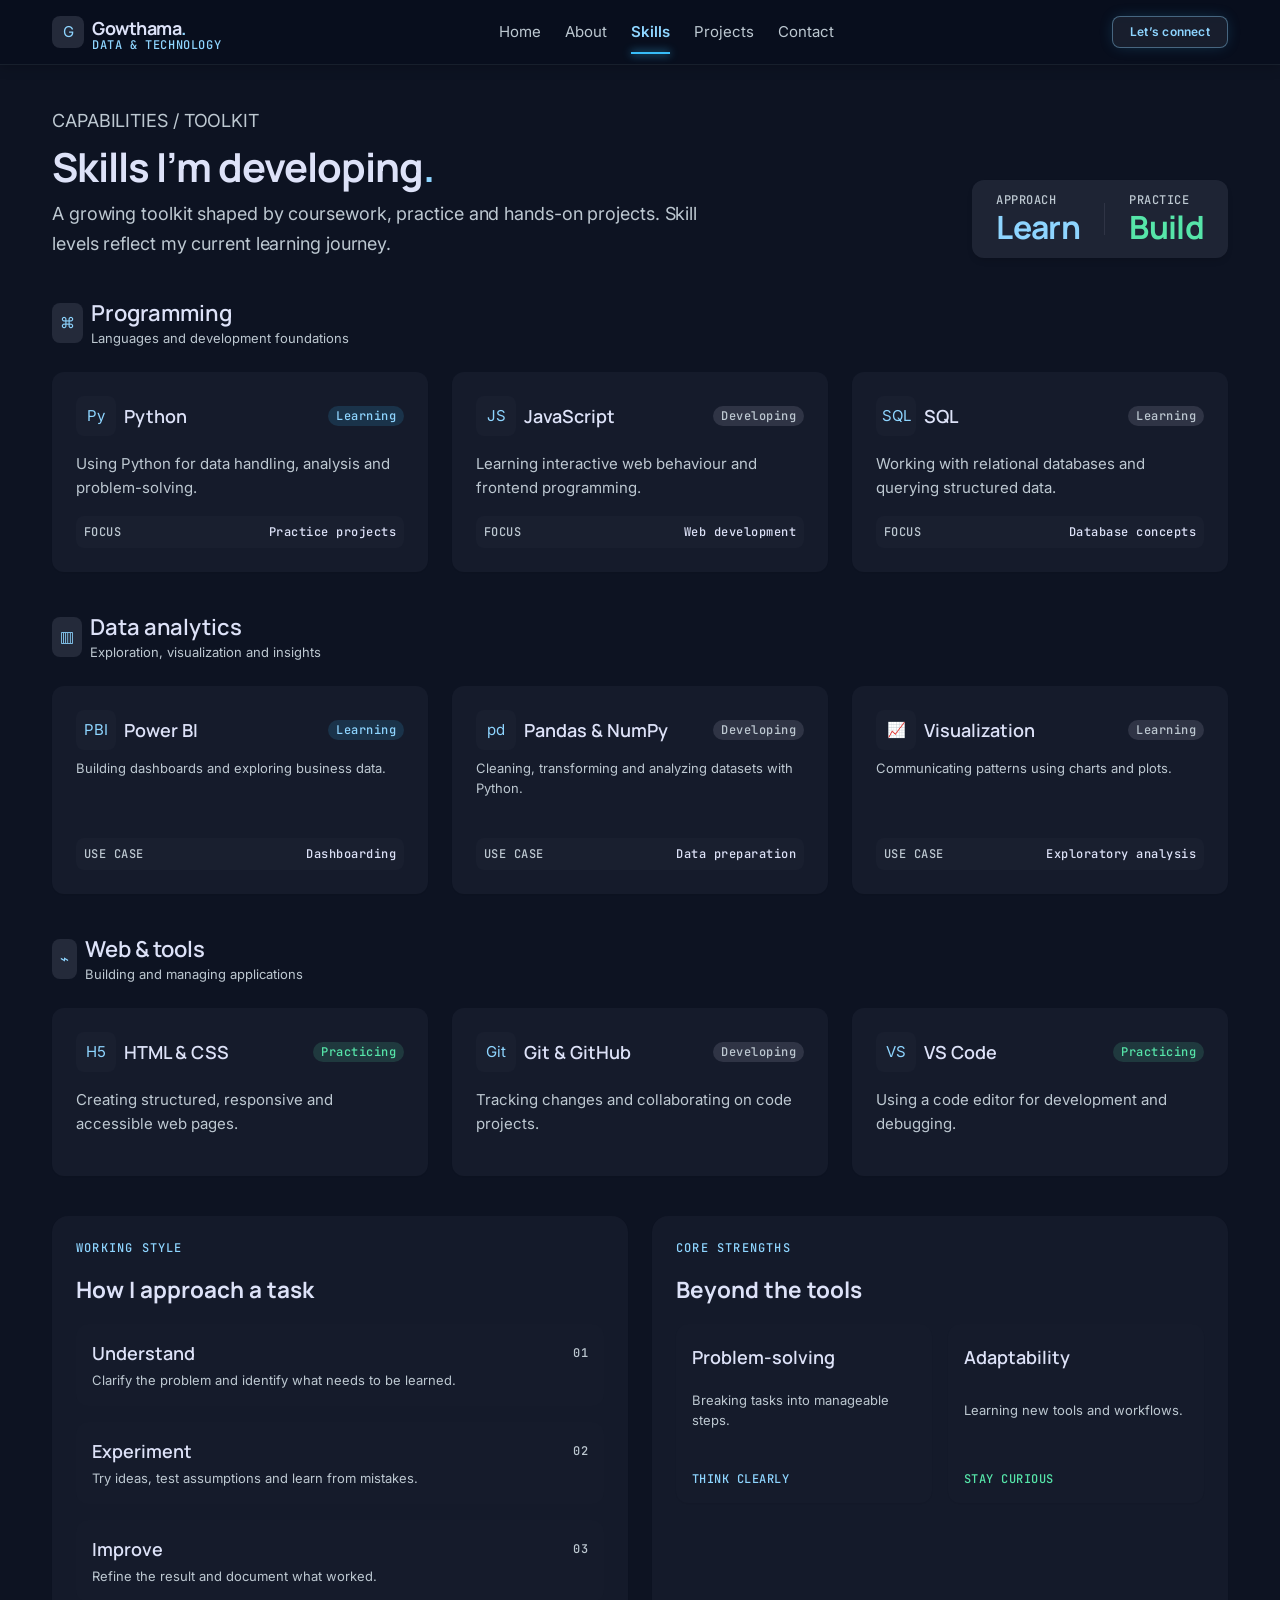
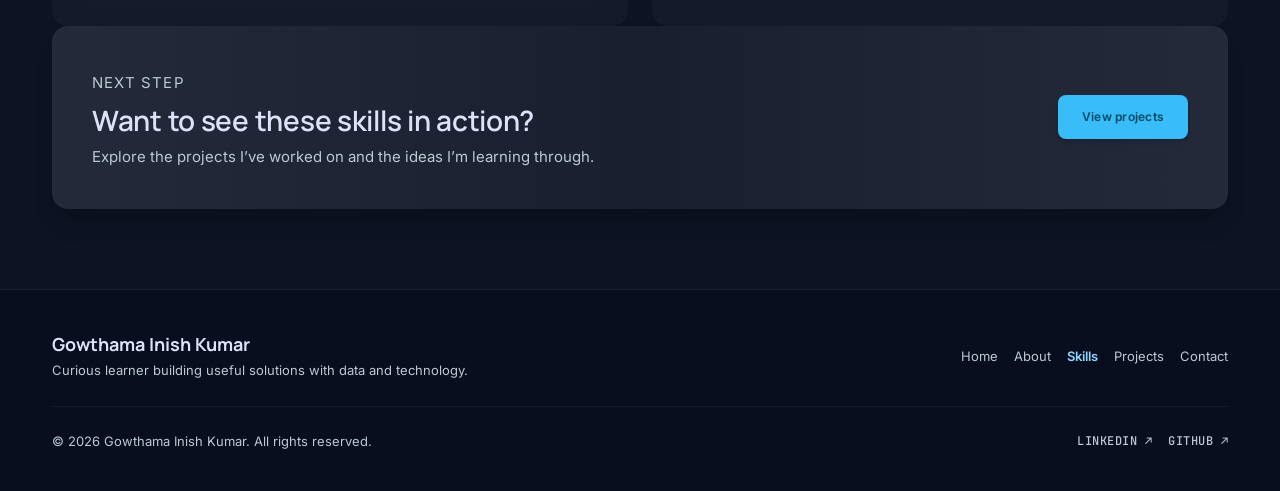
<file: skills.html>
<!doctype html>
<html lang="en">
<head>
  <meta charset="utf-8">
  <meta name="viewport" content="width=device-width, initial-scale=1">
  <meta name="description" content="Explore programming, data analytics, web development and tools Gowthama Inish Kumar is learning.">
  <meta name="author" content="Gowthama Inish Kumar">
  <meta name="robots" content="index, follow">
  <meta name="theme-color" content="#0d1322">
  <title>Skills | Gowthama Inish Kumar</title>
  <link rel="canonical" href="https://example.com/skills.html">
  <link rel="preconnect" href="https://fonts.googleapis.com">
  <link rel="preconnect" href="https://fonts.gstatic.com" crossorigin>
  <link href="https://fonts.googleapis.com/css2?family=Inter:wght@400;500;600;700&family=JetBrains+Mono:wght@400;500;600&family=Manrope:wght@400;500;600;700;800&display=swap" rel="stylesheet">
  <link rel="stylesheet" href="style.css">
  <script src="script.js" defer></script>
</head>
<body class="">
  <a class="skip-link" href="#main-content">Skip to main content</a>
  <header class="site-header">
    <div class="header-inner">
      <a class="brand" href="index.html" aria-label="Gowthama Inish Kumar home">
        <span class="brand-logo icon-tile icon-tile--32" aria-hidden="true">G</span>
        <span class="brand-text">
          <span class="brand-name">Gowthama<span>.</span></span>
          <span class="brand-role">Data &amp; Technology</span>
        </span>
      </a>
      <button class="menu-toggle" type="button" aria-controls="site-nav" aria-expanded="false" aria-label="Open main menu">
        <span class="icon icon-open" aria-hidden="true">☰</span>
        <span class="icon icon-close" aria-hidden="true">×</span>
      </button>
      <nav class="site-nav" id="site-nav" aria-label="Main navigation">
        <ul><li><a class="nav-link" href="index.html">Home</a></li>
<li><a class="nav-link" href="about.html">About</a></li>
<li><a class="nav-link" href="skills.html" aria-current="page">Skills</a></li>
<li><a class="nav-link" href="projects.html">Projects</a></li>
<li><a class="nav-link" href="contact.html">Contact</a></li>
          <li class="menu-nav-contact"><a class="nav-link" href="contact.html">Let’s connect</a></li>
        </ul>
      </nav>
      <div class="header-actions">
        <a class="btn btn-header" href="contact.html">Let’s connect</a>
      </div>
    </div>
  </header>
  <main class="site-main" id="main-content">
    
<div class="skills-wrap container">
  <header class="skills-head"><div class="copy"><p class="eyebrow">CAPABILITIES / TOOLKIT</p><h1>Skills I’m developing<span class="c-primary">.</span></h1><p>A growing toolkit shaped by coursework, practice and hands-on projects. Skill levels reflect my current learning journey.</p></div><div class="metric-strip" aria-label="Skill profile"><div class="m"><small>Approach</small><strong class="c-primary">Learn</strong></div><span class="vr" aria-hidden="true"></span><div class="m"><small>Practice</small><strong class="c-green">Build</strong></div></div></header>
  <section class="skill-cat" aria-labelledby="programming-heading"><div class="cat-head"><span class="tile" aria-hidden="true">⌘</span><div><h2 id="programming-heading">Programming</h2><p>Languages and development foundations</p></div></div><div class="cat-grid"><article class="tool-card"><div class="tool-top"><div class="tool-row"><div class="tool-name"><span class="icon-tile icon-tile--40" aria-hidden="true">Py</span><h3>Python</h3></div><span class="level level--blue">Learning</span></div><p>Using Python for data handling, analysis and problem-solving.</p></div><div class="telemetry"><span>FOCUS</span><span class="val">Practice projects</span></div></article><article class="tool-card"><div class="tool-top"><div class="tool-row"><div class="tool-name"><span class="icon-tile icon-tile--40" aria-hidden="true">JS</span><h3>JavaScript</h3></div><span class="level">Developing</span></div><p>Learning interactive web behaviour and frontend programming.</p></div><div class="telemetry"><span>FOCUS</span><span class="val">Web development</span></div></article><article class="tool-card"><div class="tool-top"><div class="tool-row"><div class="tool-name"><span class="icon-tile icon-tile--40" aria-hidden="true">SQL</span><h3>SQL</h3></div><span class="level">Learning</span></div><p>Working with relational databases and querying structured data.</p></div><div class="telemetry"><span>FOCUS</span><span class="val">Database concepts</span></div></article></div></section>
  <section class="skill-cat" aria-labelledby="analytics-heading"><div class="cat-head"><span class="tile" aria-hidden="true">▥</span><div><h2 id="analytics-heading">Data analytics</h2><p>Exploration, visualization and insights</p></div></div><div class="cat-grid"><article class="tool-card tool-card--lib"><div class="tool-top"><div class="tool-row"><div class="tool-name"><span class="icon-tile icon-tile--40" aria-hidden="true">PBI</span><h3>Power BI</h3></div><span class="level level--blue">Learning</span></div><p>Building dashboards and exploring business data.</p></div><div class="telemetry"><span>USE CASE</span><span class="val">Dashboarding</span></div></article><article class="tool-card tool-card--lib"><div class="tool-top"><div class="tool-row"><div class="tool-name"><span class="icon-tile icon-tile--40" aria-hidden="true">pd</span><h3>Pandas &amp; NumPy</h3></div><span class="level">Developing</span></div><p>Cleaning, transforming and analyzing datasets with Python.</p></div><div class="telemetry"><span>USE CASE</span><span class="val">Data preparation</span></div></article><article class="tool-card tool-card--lib"><div class="tool-top"><div class="tool-row"><div class="tool-name"><span class="icon-tile icon-tile--40" aria-hidden="true">📈</span><h3>Visualization</h3></div><span class="level">Learning</span></div><p>Communicating patterns using charts and plots.</p></div><div class="telemetry"><span>USE CASE</span><span class="val">Exploratory analysis</span></div></article></div></section>
  <section class="skill-cat" aria-labelledby="web-heading"><div class="cat-head"><span class="tile" aria-hidden="true">⌁</span><div><h2 id="web-heading">Web &amp; tools</h2><p>Building and managing applications</p></div></div><div class="cat-grid"><article class="tool-card"><div class="tool-top"><div class="tool-row"><div class="tool-name"><span class="icon-tile icon-tile--40" aria-hidden="true">H5</span><h3>HTML &amp; CSS</h3></div><span class="level level--green">Practicing</span></div><p>Creating structured, responsive and accessible web pages.</p></div></article><article class="tool-card"><div class="tool-top"><div class="tool-row"><div class="tool-name"><span class="icon-tile icon-tile--40" aria-hidden="true">Git</span><h3>Git &amp; GitHub</h3></div><span class="level">Developing</span></div><p>Tracking changes and collaborating on code projects.</p></div></article><article class="tool-card"><div class="tool-top"><div class="tool-row"><div class="tool-name"><span class="icon-tile icon-tile--40" aria-hidden="true">VS</span><h3>VS Code</h3></div><span class="level level--green">Practicing</span></div><p>Using a code editor for development and debugging.</p></div></article></div></section>
  <div class="skill-pair"><section class="skill-panel"><div class="inner"><p class="eyebrow">WORKING STYLE</p><h2 class="h-display">How I approach a task</h2><div class="stack-item"><div class="row"><h3>Understand</h3><span class="sub">01</span></div><p>Clarify the problem and identify what needs to be learned.</p></div><div class="stack-item"><div class="row"><h3>Experiment</h3><span class="sub">02</span></div><p>Try ideas, test assumptions and learn from mistakes.</p></div><div class="stack-item"><div class="row"><h3>Improve</h3><span class="sub">03</span></div><p>Refine the result and document what worked.</p></div></div></section><section class="skill-panel"><div class="inner"><p class="eyebrow">CORE STRENGTHS</p><h2 class="h-display">Beyond the tools</h2><div class="strengths"><article class="strength"><h3>Problem-solving</h3><p>Breaking tasks into manageable steps.</p><footer class="c-primary">THINK CLEARLY</footer></article><article class="strength"><h3>Adaptability</h3><p>Learning new tools and workflows.</p><footer class="c-green">STAY CURIOUS</footer></article></div></div></section></div>
  <section class="cta-strip"><div class="copy"><p class="eyebrow">NEXT STEP</p><h2>Want to see these skills in action?</h2><p>Explore the projects I’ve worked on and the ideas I’m learning through.</p></div><div class="actions"><a class="btn btn--primary btn--lg" href="projects.html">View projects</a></div></section>
</div>

  </main>
  <footer class="site-footer">
    <div class="footer-inner">
      <div class="footer-top">
        <div class="footer-brand">
          <strong>Gowthama Inish Kumar</strong>
          <p>Curious learner building useful solutions with data and technology.</p>
        </div>
        <nav class="footer-nav" aria-label="Footer navigation">
          <ul><li><a href="index.html">Home</a></li>
<li><a href="about.html">About</a></li>
<li><a href="skills.html" aria-current="page">Skills</a></li>
<li><a href="projects.html">Projects</a></li>
<li><a href="contact.html">Contact</a></li></ul>
        </nav>
      </div>
      <div class="footer-bottom">
        <p>© <span id="current-year">2026</span> Gowthama Inish Kumar. All rights reserved.</p>
        <div class="footer-social">
          <a href="https://www.linkedin.com/" target="_blank" rel="noopener noreferrer">LINKEDIN ↗</a>
          <a href="https://github.com/Gowtham-0012" target="_blank" rel="noopener noreferrer">GITHUB ↗</a>
        </div>
      </div>
    </div>
  </footer>
  <div class="toast" id="toast" role="status" aria-live="polite" aria-atomic="true"></div>
</body>
</html>
</file>
<file: style.css>
/* ==========================================================================
   Personal Portfolio – Gowthama Inish Kumar
   Source of truth: Figma file JPbge7f8WGpQfvPcZMtsec (5 desktop frames, 1280px)
   Structure: 1 Tokens · 2 Base · 3 Layout · 4 Header/Footer · 5 Components
              6 Home · 7 About · 8 Skills · 9 Projects · 10 Contact · 11 Responsive
   ========================================================================== */

/* 1. TOKENS ---------------------------------------------------------------- */
:root {
  /* Surfaces (taken from Figma fills) */
  --c-bg: #0d1322;
  --c-surface-low: #151b2b;
  --c-surface: #191f2f;
  --c-surface-high: #242a3a;
  --c-surface-highest: #2f3445;
  --c-deep: #080e1d;

  /* Text */
  --c-text: #dde2f8;
  --c-muted: #bdc8d1;
  --c-dim: #87929a;

  /* Accents */
  --c-primary: #8ed5ff;
  --c-primary-strong: #38bdf8;
  --c-on-primary: #004965;
  --c-on-primary-deep: #00354a;
  --c-sky: #c4e7ff;
  --c-green: #56e5a9;
  --c-green-alt: #4edea3;
  --c-indigo: #c0c1ff;
  --c-error: #ffb4ab;

  --c-outline: rgba(62, 72, 79, 0.3);
  --c-outline-soft: rgba(62, 72, 79, 0.2);

  /* Type */
  --f-display: "Manrope", "Segoe UI", system-ui, sans-serif;
  --f-body: "Inter", "Segoe UI", system-ui, sans-serif;
  --f-mono: "JetBrains Mono", ui-monospace, "SFMono-Regular", Menlo, Consolas, monospace;

  /* Shadows (Figma effect styles) */
  --sh-sm: 0 4px 6px -1px rgba(0, 0, 0, 0.1), 0 2px 4px -2px rgba(0, 0, 0, 0.1);
  --sh-md: 0 10px 15px -3px rgba(0, 0, 0, 0.1), 0 4px 6px -4px rgba(0, 0, 0, 0.1);
  --sh-lg: 0 20px 25px -5px rgba(0, 0, 0, 0.1), 0 8px 10px -6px rgba(0, 0, 0, 0.1);
  --sh-xl: 0 25px 50px -12px rgba(0, 0, 0, 0.25);
  --sh-xs: 0 1px 1px rgba(0, 0, 0, 0.05);

  /* Layout */
  --header-h: 64px;
  --container: 1240px;
  --gutter: 32px;
  --page-pad: 20px;
}

/* 2. BASE ------------------------------------------------------------------ */
*, *::before, *::after { box-sizing: border-box; }
html { scroll-behavior: smooth; -webkit-text-size-adjust: 100%; }
body {
  margin: 0;
  background: var(--c-bg);
  color: var(--c-text);
  font-family: var(--f-body);
  font-size: 15px;
  line-height: 1.6;
  min-height: 100vh;
  display: flex;
  flex-direction: column;
  overflow-x: hidden;
}
img, svg { display: block; max-width: 100%; }
h1, h2, h3, h4, p, ul, ol, figure, dl, dd { margin: 0; }
ul, ol { padding: 0; list-style: none; }
a { color: inherit; text-decoration: none; }
button { font: inherit; color: inherit; cursor: pointer; border: 0; background: none; padding: 0; }
button:disabled, [aria-disabled="true"] { cursor: not-allowed; }
input, select, textarea { font: inherit; color: inherit; }

:focus-visible { outline: 2px solid var(--c-primary); outline-offset: 3px; border-radius: 4px; }

.skip-link {
  position: absolute; left: 16px; top: -64px; z-index: 100;
  background: var(--c-primary-strong); color: var(--c-on-primary);
  padding: 10px 16px; border-radius: 8px; font-weight: 600;
  transition: top .2s;
}
.skip-link:focus { top: 76px; }

.visually-hidden {
  position: absolute !important; width: 1px; height: 1px; margin: -1px; padding: 0;
  overflow: hidden; clip: rect(0 0 0 0); white-space: nowrap; border: 0;
}

.icon { flex: none; }

/* Typography helpers (Figma text styles) */
.mono { font-family: var(--f-mono); }
.eyebrow {
  font: 500 12px/16px var(--f-mono);
  letter-spacing: 1.2px; text-transform: uppercase; color: var(--c-primary);
}
.h-display { font-family: var(--f-display); }
.gradient-text {
  background-image: linear-gradient(90deg, #8ed5ff, #38bdf8);
  -webkit-background-clip: text; background-clip: text; color: transparent;
}

/* 3. LAYOUT ---------------------------------------------------------------- */
.site-main {
  flex: 1 0 auto;
  background: var(--c-bg);
  padding: var(--header-h) var(--page-pad) 0;
  position: relative;
}
.container { width: 100%; max-width: var(--container); margin: 0 auto; padding: 0 var(--gutter); position: relative; }
.glow { position: absolute; border-radius: 9999px; pointer-events: none; z-index: 0; }
.stack-section { display: flex; flex-direction: column; gap: 40px; position: relative; z-index: 1; }
.divider { height: 1px; background: var(--c-surface-highest); width: 100%; border: 0; margin: 0; }

/* 4. HEADER / FOOTER -------------------------------------------------------- */
.site-header {
  position: fixed; top: 0; left: 0; right: 0; z-index: 50;
  background: rgba(8, 14, 29, 0.8);
  -webkit-backdrop-filter: blur(24px); backdrop-filter: blur(24px);
  border-bottom: 1px solid var(--c-outline);
  box-shadow: 0 1px 12px rgba(0, 0, 0, 0.25);
  padding: 0 var(--page-pad);
}
.header-inner {
  height: var(--header-h); max-width: var(--container); margin: 0 auto; padding: 0 var(--gutter);
  display: flex; align-items: center; justify-content: space-between; gap: 16px;
}
.brand { display: flex; align-items: center; gap: 8px; }
.brand-logo { width: 32px; height: 32px; object-fit: contain; }
.brand-text { display: flex; flex-direction: column; }
.brand-name { font: 700 18px/26px var(--f-display); letter-spacing: -0.45px; color: var(--c-text); }
.brand-name span { color: var(--c-primary); }
.brand-role {
  font: 500 12px/16px var(--f-mono); letter-spacing: .6px; text-transform: uppercase;
  color: var(--c-primary); margin-top: -4px; height: 12px;
}

.site-nav ul { display: flex; align-items: center; gap: 24px; }
.nav-link {
  position: relative; display: block; padding: 4px 0;
  font: 400 15px/24px var(--f-body); color: var(--c-muted); transition: color .2s;
}
.nav-link:hover { color: var(--c-text); }
.nav-link[aria-current="page"] { font-weight: 600; color: var(--c-primary); }
.nav-link[aria-current="page"]::after {
  content: ""; position: absolute; left: 0; right: 0; bottom: -6px; height: 2px;
  background: var(--c-primary-strong); box-shadow: 0 0 8px var(--c-primary-strong);
}

.header-actions { display: flex; align-items: center; gap: 16px; }
.btn-header {
  display: inline-flex; align-items: center; justify-content: center;
  padding: 7px 17px; border-radius: 8px;
  background: rgba(36, 42, 58, 0.6); border: 1px solid rgba(142, 213, 255, 0.4);
  box-shadow: 0 0 15px -3px rgba(56, 189, 248, 0.25);
  font: 600 12px/16px var(--f-body); letter-spacing: .24px; color: var(--c-primary);
  transition: background .2s, border-color .2s;
}
.btn-header:hover { background: rgba(36, 42, 58, 0.95); border-color: var(--c-primary); }
.avatar { width: 32px; height: 32px; border-radius: 9999px; box-shadow: 0 0 0 2px rgba(62, 72, 79, 0.6); object-fit: cover; margin-left: 4px; }
.menu-toggle {
  display: none; width: 40px; height: 40px; border-radius: 8px;
  align-items: center; justify-content: center; color: var(--c-primary);
  background: rgba(36, 42, 58, 0.6); border: 1px solid rgba(142, 213, 255, 0.4);
}
.menu-toggle .icon-close { display: none; }
.menu-toggle[aria-expanded="true"] .icon-open { display: none; }
.menu-toggle[aria-expanded="true"] .icon-close { display: block; }

.site-footer {
  flex: none; margin-top: 40px;
  background: var(--c-deep); border-top: 1px solid var(--c-outline);
  padding: 41px var(--page-pad) 40px;
}
.footer-inner { max-width: var(--container); margin: 0 auto; padding: 0 var(--gutter); display: flex; flex-direction: column; gap: 24px; }
.footer-top { display: flex; align-items: center; justify-content: space-between; gap: 24px; padding-bottom: 25px; border-bottom: 1px solid var(--c-outline-soft); }
.footer-brand { max-width: 448px; display: flex; flex-direction: column; gap: 3px; }
.footer-brand strong { font: 700 18px/26px var(--f-display); color: var(--c-text); }
.footer-brand p { font: 400 13px/21.13px var(--f-body); color: var(--c-muted); }
.footer-nav ul { display: flex; flex-wrap: wrap; gap: 16px; align-items: center; }
.footer-nav a { font: 400 13px/20px var(--f-body); color: var(--c-muted); transition: color .2s; }
.footer-nav a:hover { color: var(--c-text); }
.footer-nav a[aria-current="page"] { font-weight: 600; color: var(--c-primary); }
.footer-bottom { display: flex; align-items: center; justify-content: space-between; gap: 16px; flex-wrap: wrap; }
.footer-bottom p { font: 400 13px/20px var(--f-body); color: var(--c-muted); }
.footer-social { display: flex; gap: 16px; align-items: center; flex-wrap: wrap; }
.footer-social a { display: inline-flex; align-items: center; gap: 4px; font: 500 12px/16px var(--f-mono); letter-spacing: .48px; color: var(--c-muted); transition: color .2s; }
.footer-social a:hover { color: var(--c-primary); }

/* 5. COMPONENTS -------------------------------------------------------------- */
.btn {
  display: inline-flex; align-items: center; justify-content: center; gap: 4px;
  border-radius: 8px; font: 600 12px/16px var(--f-body); letter-spacing: .24px;
  white-space: nowrap; transition: filter .2s, background .2s, transform .15s;
}
.btn:hover { filter: brightness(1.08); }
.btn--primary { background: var(--c-primary-strong); color: var(--c-on-primary); box-shadow: var(--sh-sm); }
.btn--surface { background: var(--c-surface); color: var(--c-text); box-shadow: var(--sh-xs); }
.btn--high { background: var(--c-surface-high); color: var(--c-text); box-shadow: var(--sh-xs); }
.btn--deep { background: var(--c-deep); color: var(--c-text); }
.btn--md { padding: 10px 24px; }
.btn--lg { height: 44px; padding: 0 24px; }
.btn--xl { height: 48px; padding: 0 40px; font: 600 18px/26px var(--f-display); letter-spacing: 0; }
.btn--sm { padding: 8px 16px; }
.btn[aria-disabled="true"] { opacity: .75; }
.btn[aria-disabled="true"]:hover { filter: none; }

.chip {
  display: inline-flex; align-items: center; padding: 2px 8px; border-radius: 9999px;
  background: var(--c-surface-high); color: var(--c-text);
  font: 500 12px/16px var(--f-mono); letter-spacing: .48px; white-space: nowrap;
}
.chip--tag { font: 400 11px/24px var(--f-mono); letter-spacing: 0; background: var(--c-surface-highest); }
.chip--square { border-radius: 4px; }
.tag-list { display: flex; flex-wrap: wrap; gap: 6px; }

.pill {
  display: inline-flex; align-items: center; gap: 4px; padding: 4px 16px; border-radius: 9999px;
  background: var(--c-surface-high); box-shadow: var(--sh-xs);
  font: 500 12px/16px var(--f-mono); letter-spacing: .48px; color: var(--c-primary);
}
.pill .dot { width: 6px; height: 6px; border-radius: 9999px; background: var(--c-primary-strong); flex: none; }
.pill--sm { padding: 4px 8px; }

.card { background: var(--c-surface); border-radius: 12px; }
.icon-tile {
  display: inline-flex; align-items: center; justify-content: center; border-radius: 8px;
  background: var(--c-surface-highest); color: var(--c-primary); flex: none;
}
.icon-tile--40 { width: 40px; height: 40px; }
.icon-tile--48 { width: 48px; height: 48px; }
.icon-tile--36 { width: 36px; height: 36px; background: var(--c-surface-high); box-shadow: var(--sh-xs); }
.icon-tile--32 { width: 32px; height: 32px; background: var(--c-surface-high); }

.c-primary { color: var(--c-primary); }
.c-green { color: var(--c-green); }
.c-indigo { color: var(--c-indigo); }
.c-sky { color: var(--c-sky); }
.c-green-alt { color: var(--c-green-alt); }
.c-muted { color: var(--c-muted); }
.c-text { color: var(--c-text); }

.link-arrow {
  display: inline-flex; align-items: center; gap: 4px;
  font: 600 15px/24px var(--f-display); color: var(--c-primary); transition: gap .2s;
}
.link-arrow:hover { gap: 8px; }

.progress { height: 6px; border-radius: 9999px; background: var(--c-deep); overflow: hidden; }
.progress > span { display: block; height: 100%; border-radius: 9999px; background: var(--c-primary); }

/* 6. HOME ------------------------------------------------------------------- */
.home .site-main { padding-left: 26px; padding-right: 26px; }
.home-wrap { padding: 24px var(--gutter) 80px; display: flex; flex-direction: column; gap: 40px; overflow: hidden; }
.home .glow--a { background: rgba(56, 189, 248, 0.1); filter: blur(120px); height: 480px; left: 25%; right: 36.29%; top: -128px; }
.home .glow--b { background: rgba(49, 49, 192, 0.15); filter: blur(140px); top: 33.33%; right: -5%; bottom: 53.32%; left: 71.13%; }

.hero { display: grid; grid-template-columns: repeat(12, minmax(0, 1fr)); gap: 40px; padding: 40px 0; align-items: center; position: relative; z-index: 1; }
.hero-copy { grid-column: 1 / span 7; display: flex; flex-direction: column; align-items: flex-start; }
.hero-badge {
  display: inline-flex; align-items: center; gap: 4px; padding: 6px 16px; border-radius: 9999px;
  background: rgba(36, 42, 58, 0.9); box-shadow: 0 1px 2px rgba(0, 0, 0, 0.05);
  font: 500 12px/16px var(--f-mono); letter-spacing: .6px; text-transform: uppercase; color: var(--c-primary);
  margin-bottom: 16px;
}
.ping { position: relative; width: 8px; height: 8px; flex: none; }
.ping::before, .ping::after { content: ""; position: absolute; inset: 0; border-radius: 9999px; background: var(--c-primary); }
.ping::before { opacity: .75; animation: ping 1.8s cubic-bezier(0, 0, .2, 1) infinite; }
@keyframes ping { 75%, 100% { transform: scale(2.2); opacity: 0; } }
.hero h1 { font: 800 56px/64px var(--f-display); letter-spacing: -1.68px; color: var(--c-text); margin-bottom: 8px; }
.hero h1 .name { color: var(--c-primary); }
.hero-title { display: flex; flex-wrap: wrap; gap: 4px; margin-bottom: 16px; font: 600 22px/30px var(--f-display); letter-spacing: -0.11px; }
.hero-title .role { color: var(--c-primary); }
.hero-title .tagline { color: var(--c-muted); }
.hero-desc { max-width: 576px; font: 400 18px/29.25px var(--f-body); letter-spacing: -0.09px; color: var(--c-muted); margin-bottom: 40px; }
.hero-cta { display: flex; flex-wrap: wrap; gap: 16px; margin-bottom: 40px; }
.connect-row { display: flex; align-items: center; gap: 16px; padding-top: 4px; flex-wrap: wrap; }
.connect-label { font: 500 12px/16px var(--f-mono); letter-spacing: .6px; text-transform: uppercase; color: var(--c-muted); }
.social-chip {
  display: inline-flex; align-items: center; gap: 4px; padding: 8px; border-radius: 8px;
  background: var(--c-surface-high); font: 600 12px/16px var(--f-mono); letter-spacing: .48px; color: var(--c-muted);
  transition: color .2s, background .2s;
}
.social-chip:hover { color: var(--c-primary); background: var(--c-surface-highest); }

.hero-visual { grid-column: 8 / span 5; height: 420px; display: flex; align-items: center; justify-content: center; position: relative; }
.visual-board { position: relative; flex: 1 1 0; max-width: 420px; min-width: 0; display: flex; align-items: center; justify-content: center; padding: 29px 0; }
.visual-board::before {
  content: ""; position: absolute; inset: 3.66px; border-radius: 24px; background: var(--c-surface-low); opacity: .6; transform: rotate(-2deg);
}
.visual-board::after {
  content: ""; position: absolute; inset: 0; border-radius: 24px;
  background: linear-gradient(45deg, #242a3a 0%, #191f2f 50%, #080e1d 100%); box-shadow: var(--sh-lg);
}
.portrait-frame {
  position: relative; z-index: 2; width: 100%; max-width: 361px; aspect-ratio: 1; border-radius: 16px; overflow: hidden;
  background: var(--c-surface-highest); box-shadow: var(--sh-xl);
}
.portrait-frame img { width: 100%; height: 100%; object-fit: cover; }
.portrait-frame::after { content: ""; position: absolute; inset: 0; background: linear-gradient(to top, rgba(8, 14, 29, .7), rgba(8, 14, 29, 0) 50%); }
.portrait-caption { position: absolute; z-index: 3; left: 12px; right: 12px; bottom: 12px; display: flex; align-items: center; justify-content: space-between; gap: 8px; }
.portrait-caption strong { display: block; font: 700 18px/22.5px var(--f-display); color: var(--c-text); }
.portrait-caption span { font: 400 11px/24px var(--f-mono); color: var(--c-primary); }
.portrait-caption .ready { padding: 2px 8px; border-radius: 4px; background: rgba(36, 42, 58, 0.9); }
.widget {
  position: absolute; z-index: 4; display: flex; align-items: center; gap: 8px;
  background: rgba(36, 42, 58, .95); -webkit-backdrop-filter: blur(12px); backdrop-filter: blur(12px);
  border-radius: 12px; box-shadow: var(--sh-lg);
}
.widget small { display: block; font: 400 10px/24px var(--f-mono); letter-spacing: .5px; text-transform: uppercase; color: var(--c-muted); }
.widget--acc { right: -16px; top: -16px; padding: 0 16px; }
.widget--acc .ico { width: 32px; height: 32px; border-radius: 8px; background: rgba(48, 200, 143, .2); display: grid; place-items: center; color: var(--c-green); }
.widget--acc strong { display: block; font: 700 18px/22.5px var(--f-display); color: var(--c-green); }
.widget--trend { left: -24px; bottom: -24px; width: 192px; flex-direction: column; align-items: stretch; gap: 4px; padding: 16px; }
.widget--trend .row { display: flex; justify-content: space-between; align-items: center; }
.widget--trend .row b { font: 600 11px/24px var(--f-mono); color: var(--c-green); }
.widget--trend .row span { font: 400 10px/24px var(--f-mono); color: var(--c-muted); }
.widget--rows { right: -32px; top: 42.86%; bottom: 42.86%; padding: 8px 16px; color: var(--c-primary); }
.widget--rows strong { display: block; font: 700 20px/20px var(--f-display); color: var(--c-text); }
.widget--rows span { font: 400 10px/24px var(--f-mono); color: var(--c-muted); }

.section-head { display: flex; flex-direction: column; gap: 4px; }
.section-head h2 { font: 700 40px/48px var(--f-display); letter-spacing: -1px; color: var(--c-text); }
.section-head p { font: 400 15px/24px var(--f-body); color: var(--c-muted); }
.section-head--split { flex-direction: row; align-items: flex-end; justify-content: space-between; gap: 16px; flex-wrap: wrap; }
.section-head--split > div { display: flex; flex-direction: column; gap: 4px; }
.home-section { display: flex; flex-direction: column; gap: 24px; padding: 16px 0; position: relative; z-index: 1; }
.home-section--40 { gap: 40px; }
.about-lead { max-width: 672px; }
.about-lead p.lead { font: 400 18px/29.25px var(--f-body); letter-spacing: -0.09px; color: var(--c-muted); padding-top: 4px; }

.pillars { display: flex; gap: 16px; }
.pillar { flex: 1 1 0; min-width: 0; display: flex; flex-direction: column; justify-content: space-between; padding: 24px; border-radius: 12px; background: var(--c-surface); box-shadow: var(--sh-xs); }
.pillar h3 { font: 600 18px/26px var(--f-display); color: var(--c-text); padding-top: 13px; }
.pillar p { font: 400 15px/24.38px var(--f-body); color: var(--c-muted); }
.pillar footer { margin-top: 16px; padding-top: 9px; border-top: 1px solid rgba(47, 52, 69, .4); font: 500 12px/16px var(--f-mono); letter-spacing: .48px; }

.skill-grid { display: grid; grid-template-columns: repeat(4, minmax(0, 1fr)); gap: 16px; }
.skill-card { display: flex; flex-direction: column; justify-content: space-between; gap: 21px; padding: 24px; border-radius: 12px; background: var(--c-surface); }
.skill-card-top { display: flex; flex-direction: column; gap: 3px; padding-bottom: 8px; }
.skill-card-row { display: flex; align-items: center; justify-content: space-between; padding-top: 5px; gap: 8px; }
.skill-card h3 { font: 600 18px/26px var(--f-display); color: var(--c-text); }
.skill-card p { font: 400 13px/21.13px var(--f-body); color: var(--c-muted); }
.badge { padding: 2px 8px; border-radius: 9999px; background: var(--c-surface-highest); font: 400 11px/24px var(--f-mono); white-space: nowrap; }

.project-cards { display: flex; gap: 24px; align-items: stretch; }
.project-card { flex: 1 1 0; min-width: 0; display: flex; flex-direction: column; justify-content: space-between; border-radius: 16px; background: var(--c-surface); box-shadow: var(--sh-md); overflow: hidden; }
.project-card-body { padding: 24px 24px 0; display: flex; flex-direction: column; }
.mock { height: 176px; border-radius: 12px; background: var(--c-deep); padding: 16px; display: flex; flex-direction: column; justify-content: space-between; overflow: hidden; margin-bottom: 16px; }
.mock-top { display: flex; align-items: center; justify-content: space-between; }
.mock-label { display: inline-flex; align-items: center; gap: 4px; font: 400 11px/24px var(--f-mono); }
.mock-label i { width: 8px; height: 8px; border-radius: 9999px; background: currentColor; display: block; }
.mock-foot { display: flex; justify-content: space-between; font: 400 10px/24px var(--f-mono); color: var(--c-muted); }
.project-card h3 { font: 600 22px/30px var(--f-display); letter-spacing: -0.11px; color: var(--c-text); padding-bottom: 4px; }
.project-card p { font: 400 15px/24.38px var(--f-body); color: var(--c-muted); padding-top: 0; margin-bottom: 12px; }
.metric-badge { display: flex; align-items: center; gap: 8px; padding: 8px; border-radius: 8px; background: var(--c-deep); font: 500 12px/16px var(--f-mono); letter-spacing: .48px; color: var(--c-text); margin-bottom: 16px; }
.metric-badge .icon { color: var(--c-primary); }
.project-card .tag-list { margin-bottom: 16px; }
.project-card-foot { padding: 0 24px 24px; }
.btn-block { width: 100%; padding: 10px 0; background: var(--c-surface-high); color: var(--c-text); border-radius: 8px; }

.cta-band { position: relative; z-index: 1; overflow: hidden; display: flex; align-items: center; justify-content: space-between; gap: 32px; padding: 64px 48px 48px; border-radius: 16px; background: var(--c-surface); box-shadow: var(--sh-xl); }
.cta-band .glow--1 { background: rgba(56, 189, 248, .1); filter: blur(64px); width: 320px; height: 320px; right: -80px; top: -64px; }
.cta-band .glow--2 { background: rgba(49, 49, 192, .15); filter: blur(64px); width: 320px; height: 320px; left: -80px; bottom: -80px; }
.cta-copy { position: relative; max-width: 576px; display: flex; flex-direction: column; gap: 4px; }
.cta-tag { display: inline-flex; align-self: flex-start; align-items: center; gap: 4px; padding: 4px 10px; border-radius: 6px; background: var(--c-surface-highest); font: 500 12px/16px var(--f-mono); letter-spacing: .6px; text-transform: uppercase; color: var(--c-primary); }
.cta-copy h2 { font: 700 40px/48px var(--f-display); letter-spacing: -1px; padding-top: 4px; }
.cta-copy p { font: 400 18px/29.25px var(--f-body); letter-spacing: -0.09px; color: var(--c-muted); }
.cta-actions { position: relative; display: flex; gap: 16px; align-items: center; flex-wrap: wrap; }
.btn--copy { height: 48px; padding: 0 24px; background: var(--c-surface-high); color: var(--c-text); }

/* 7. ABOUT ------------------------------------------------------------------ */
.about-wrap { padding: 40px var(--gutter) 24px; display: flex; flex-direction: column; gap: 40px; position: relative; }
.about-head { display: flex; flex-direction: column; gap: 4px; align-items: flex-start; position: relative; z-index: 1; }
.about-head h1 { font: 800 56px/64px var(--f-display); letter-spacing: -1.68px; }
.about-head p { max-width: 672px; font: 400 18px/28px var(--f-body); letter-spacing: -0.09px; color: var(--c-muted); }
.about-grid { display: grid; grid-template-columns: repeat(12, minmax(0, 1fr)); gap: 24px; position: relative; z-index: 1; align-items: start; }
.about-left { grid-column: 1 / span 5; display: flex; flex-direction: column; gap: 16px; }
.about-right { grid-column: 6 / span 7; display: flex; flex-direction: column; gap: 24px; }
.panel { background: var(--c-surface); border-radius: 12px; box-shadow: var(--sh-lg); }
.portrait-card { padding: 16px; display: flex; flex-direction: column; gap: 16px; overflow: hidden; }
.portrait-stage { position: relative; border-radius: 8px; overflow: hidden; background: var(--c-deep); }
.portrait-stage img { width: 100%; height: 444px; object-fit: cover; }
.portrait-stage::after { content: ""; position: absolute; inset: 0; background: linear-gradient(to top, rgba(8, 14, 29, .8), rgba(8, 14, 29, 0) 50%); pointer-events: none; }
.portrait-badges { position: absolute; z-index: 2; left: 16px; right: 16px; bottom: 16px; display: flex; flex-wrap: wrap; gap: 4px; justify-content: space-between; align-items: center; }
.glass-pill { display: inline-flex; align-items: center; gap: 6px; padding: 4px 8px; border-radius: 9999px; background: rgba(8, 14, 29, .9); -webkit-backdrop-filter: blur(12px); backdrop-filter: blur(12px); box-shadow: var(--sh-sm); font: 500 12px/16px var(--f-mono); letter-spacing: .48px; color: var(--c-primary); }
.glass-pill--loc { font: 600 12px/16px var(--f-body); letter-spacing: .24px; color: var(--c-muted); }
.affinity { display: flex; flex-direction: column; gap: 4px; padding-top: 8px; }
.affinity-top { display: flex; justify-content: space-between; font: 500 12px/16px var(--f-mono); letter-spacing: .48px; color: var(--c-muted); }
.affinity-top b { font-weight: 600; color: var(--c-primary); }
.stackbar { display: flex; height: 8px; border-radius: 9999px; overflow: hidden; background: var(--c-deep); }
.stackbar span:nth-child(1) { width: 45%; background: var(--c-primary-strong); }
.stackbar span:nth-child(2) { width: 35%; background: var(--c-green); }
.stackbar span:nth-child(3) { width: 20%; background: var(--c-indigo); }
.stackbar-legend { display: flex; justify-content: space-between; padding-top: 4px; font: 400 10px/24px var(--f-mono); color: var(--c-dim); gap: 8px; flex-wrap: wrap; }
.stat-card { display: flex; align-items: center; justify-content: space-between; gap: 12px; padding: 16px; border-radius: 12px; background: var(--c-surface); box-shadow: var(--sh-sm); flex-wrap: wrap; }
.stat-card .item { display: flex; align-items: center; gap: 8px; }
.stat-card .vr { width: 1px; height: 32px; background: var(--c-surface-highest); }
.stat-label { font: 600 12px/16px var(--f-body); letter-spacing: .6px; text-transform: uppercase; color: var(--c-muted); }
.stat-value { font: 600 18px/26px var(--f-display); color: var(--c-text); }
.stat-icon { display: grid; place-items: center; width: 40px; height: 40px; border-radius: 8px; background: var(--c-surface-high); color: var(--c-primary); flex: none; }

.philosophy { position: relative; padding: 24px; overflow: hidden; display: flex; flex-direction: column; gap: 8px; }
.philosophy .glow { background: rgba(56, 189, 248, .1); filter: blur(40px); width: 144px; height: 144px; right: -32px; top: -32px; }
.philosophy .tagline { display: flex; align-items: center; gap: 4px; font: 500 12px/16px var(--f-mono); letter-spacing: .48px; color: var(--c-primary); }
.philosophy h2 { font: 700 40px/48px var(--f-display); letter-spacing: -0.8px; }
.philosophy .copy { display: flex; flex-direction: column; gap: 15px; padding-top: 7px; font: 400 15px/24.38px var(--f-body); color: var(--c-muted); }
.philosophy .copy strong { font-weight: 600; color: var(--c-text); }
.philosophy code { font: 500 12px/16px var(--f-mono); letter-spacing: .48px; color: var(--c-primary); }
.facts { display: grid; grid-template-columns: repeat(2, minmax(0, 1fr)); gap: 16px; }
.fact { min-height: 115px; display: flex; flex-direction: column; justify-content: space-between; padding: 16px; border-radius: 12px; background: var(--c-surface); box-shadow: var(--sh-sm); }
.fact .stat-icon { width: 32px; height: 32px; }
.fact strong { display: block; font: 700 18px/26px var(--f-display); color: var(--c-text); }

.block-head { display: flex; align-items: center; gap: 8px; }
.block-head .eyebrow-sm { font: 500 12px/16px var(--f-mono); letter-spacing: .48px; text-transform: uppercase; color: var(--c-primary); }
.block-head h2 { font: 700 28px/36px var(--f-display); letter-spacing: -0.28px; }
.block-head > div { padding-top: 5px; display: flex; flex-direction: column; gap: 3px; }
.block-head--split { justify-content: space-between; flex-wrap: wrap; gap: 8px; }
.block-head--split .left { display: flex; align-items: center; gap: 8px; }
.about-section { display: flex; flex-direction: column; gap: 24px; position: relative; z-index: 1; }

.timeline { position: relative; padding-left: 40px; }
.timeline::before { content: ""; position: absolute; left: 16px; top: 16px; bottom: 16px; width: 2px; background: var(--c-surface-highest); }
.timeline-node { position: relative; }
.timeline-node::before { content: ""; position: absolute; left: -35px; top: 24px; width: 16px; height: 16px; border-radius: 9999px; background: var(--c-primary); box-shadow: 0 0 0 4px var(--c-surface), var(--sh-sm); }
.edu-card { padding: 24px; display: flex; flex-direction: column; gap: 8px; border-radius: 12px; background: var(--c-surface); box-shadow: var(--sh-md); }
.edu-top { display: flex; align-items: center; justify-content: space-between; gap: 16px; flex-wrap: wrap; }
.edu-kicker { display: inline-flex; padding: 2px 4px; border-radius: 4px; background: rgba(56, 189, 248, .2); font: 400 11px/24px var(--f-mono); text-transform: uppercase; color: var(--c-primary); }
.edu-card h3 { font: 700 22px/30px var(--f-display); letter-spacing: -0.11px; padding-top: 2px; }
.edu-school { display: flex; align-items: center; gap: 6px; font: 500 15px/24px var(--f-body); color: var(--c-primary); }
.edu-meta { display: flex; flex-direction: column; align-items: flex-end; }
.status-pill { display: inline-flex; align-items: center; gap: 4px; padding: 4px 8px; border-radius: 9999px; background: var(--c-surface-high); font: 600 12px/16px var(--f-body); letter-spacing: .24px; color: var(--c-green); }
.status-pill i { width: 8px; height: 8px; border-radius: 9999px; background: var(--c-green); display: block; }
.edu-meta small { font: 400 13px/20px var(--f-body); color: var(--c-muted); padding-top: 4px; }
.edu-card > p { font: 400 15px/24px var(--f-body); color: var(--c-muted); }
.coursework { padding-top: 8px; display: flex; flex-direction: column; gap: 4px; }
.coursework h4, .deliverables h4 { font: 600 12px/16px var(--f-body); letter-spacing: .6px; text-transform: uppercase; color: var(--c-text); }
.deliverables h4 { color: var(--c-muted); }
.chip-row { display: flex; flex-wrap: wrap; gap: 8px; }
.chip--course { padding: 4px 8px; border-radius: 8px; background: var(--c-surface-high); color: var(--c-muted); box-shadow: var(--sh-xs); }

.vision { position: relative; z-index: 1; overflow: hidden; padding: 40px; border-radius: 16px; box-shadow: var(--sh-xl); background: linear-gradient(160deg, #242a3a 0%, #191f2f 50%, #151b2b 100%); display: flex; flex-direction: column; gap: 24px; }
.vision .glow--1 { background: rgba(56, 189, 248, .2); filter: blur(90px); width: 320px; height: 320px; right: -96px; top: -96px; }
.vision .glow--2 { background: rgba(49, 49, 192, .2); filter: blur(90px); width: 320px; height: 320px; left: -96px; bottom: -96px; }
.vision-copy { position: relative; max-width: 768px; display: flex; flex-direction: column; gap: 4px; align-items: flex-start; }
.vision-copy h2 { font: 700 40px/48px var(--f-display); letter-spacing: -0.8px; }
.vision-copy p { font: 400 18px/29.25px var(--f-body); letter-spacing: -0.09px; color: var(--c-muted); }
.milestones { position: relative; display: flex; gap: 16px; padding-top: 4px; }
.milestone { flex: 1 1 0; min-width: 0; padding: 16px; border-radius: 12px; background: rgba(8, 14, 29, .8); -webkit-backdrop-filter: blur(12px); backdrop-filter: blur(12px); box-shadow: var(--sh-sm); }
.milestone-top { display: flex; align-items: center; justify-content: space-between; padding-bottom: 8px; font: 500 12px/16px var(--f-mono); letter-spacing: .48px; }
.milestone h3 { font: 600 18px/26px var(--f-display); padding-bottom: 4px; }
.milestone p { font: 400 13px/21.13px var(--f-body); color: var(--c-muted); }

.exp-card { position: relative; padding: 40px; border-radius: 12px; background: var(--c-surface); box-shadow: var(--sh-lg); display: flex; flex-direction: column; gap: 16px; }
.exp-top { display: flex; align-items: center; justify-content: space-between; gap: 16px; flex-wrap: wrap; }
.exp-id { display: flex; align-items: flex-start; gap: 16px; }
.exp-icon { width: 48px; height: 48px; border-radius: 12px; background: var(--c-deep); display: grid; place-items: center; color: var(--c-primary); box-shadow: inset 0 2px 4px rgba(0, 0, 0, .05); flex: none; }
.exp-id h3 { font: 700 22px/30px var(--f-display); letter-spacing: -0.11px; }
.exp-id .titlerow { display: flex; flex-wrap: wrap; align-items: center; gap: 4px; }
.exp-id small { display: block; font: 400 13px/20px var(--f-body); color: var(--c-muted); }
.exp-status { display: flex; align-items: center; gap: 8px; font: 500 12px/16px var(--f-mono); letter-spacing: .48px; color: var(--c-muted); }
.focus-box { padding: 15px 16px 16px; border-radius: 8px; background: rgba(8, 14, 29, .5); font: 400 15px/24.38px var(--f-body); color: var(--c-text); }
.focus-box strong { font-weight: 600; color: var(--c-primary); }
.deliverables { display: flex; flex-direction: column; gap: 4px; }
.deliver-list { display: grid; grid-template-columns: repeat(2, minmax(0, 1fr)); gap: 8px; }
.deliver-list li { display: flex; gap: 4px; align-items: flex-start; font: 400 13px/20px var(--f-body); color: var(--c-muted); }
.deliver-list .icon { color: var(--c-green); margin-top: 1px; }

.ach-grid { display: grid; grid-template-columns: repeat(2, minmax(0, 1fr)); gap: 16px; }
.ach-card { display: flex; flex-direction: column; justify-content: space-between; gap: 16px; padding: 24px; border-radius: 12px; background: var(--c-surface); box-shadow: var(--sh-sm); }
.ach-top { display: flex; align-items: center; justify-content: space-between; }
.ach-card .tile { width: 36px; height: 36px; border-radius: 8px; background: var(--c-deep); display: grid; place-items: center; color: var(--c-primary); }
.ach-card h3 { font: 700 22px/30px var(--f-display); letter-spacing: -0.11px; padding-top: 5px; }
.ach-card p { font: 400 15px/24.38px var(--f-body); color: var(--c-muted); }
.ach-card p strong { font-weight: 700; color: var(--c-text); }
.ach-foot { display: flex; align-items: center; gap: 4px; font: 500 12px/16px var(--f-mono); letter-spacing: .48px; }
.hire-band { position: relative; z-index: 1; display: flex; align-items: center; justify-content: space-between; gap: 24px; padding: 40px; border-radius: 16px; background: var(--c-surface); box-shadow: var(--sh-lg); flex-wrap: wrap; }
.hire-band .left { display: flex; align-items: center; gap: 16px; }
.hire-band .ico { width: 48px; height: 48px; border-radius: 12px; background: rgba(56, 189, 248, .2); display: grid; place-items: center; color: var(--c-primary); flex: none; }
.hire-band h3 { font: 700 22px/30px var(--f-display); letter-spacing: -0.11px; }
.hire-band p { font: 400 15px/24px var(--f-body); color: var(--c-muted); }
.hire-band .actions { display: flex; gap: 16px; flex-wrap: wrap; }

/* 8. SKILLS ----------------------------------------------------------------- */
.skills-wrap { padding: 40px var(--gutter); position: relative; display: flex; flex-direction: column; overflow: hidden; }
.skills-wrap .glow--1 { background: rgba(56, 189, 248, .1); filter: blur(64px); width: 384px; height: 384px; left: -80px; top: -128px; }
.skills-wrap .glow--2 { background: rgba(49, 49, 192, .15); filter: blur(100px); width: 512px; height: 512px; right: -128px; top: 60%; }
.skills-head { display: flex; align-items: flex-end; justify-content: space-between; gap: 24px; padding-bottom: 40px; position: relative; z-index: 1; flex-wrap: wrap; }
.skills-head .copy { max-width: 672px; display: flex; flex-direction: column; gap: 8px; padding-top: 2px; align-items: flex-start; }
.skills-head h1 { font: 700 40px/48px var(--f-display); letter-spacing: -1px; }
.skills-head p { font: 400 18px/29.25px var(--f-body); letter-spacing: -0.09px; color: var(--c-muted); }
.metric-strip { display: flex; align-items: center; gap: 8px; padding: 8px; border-radius: 12px; background: rgba(36, 42, 58, .8); -webkit-backdrop-filter: blur(8px); backdrop-filter: blur(8px); box-shadow: var(--sh-sm); }
.metric-strip .m { padding: 4px 16px; }
.metric-strip small { display: block; font: 500 12px/16px var(--f-mono); letter-spacing: .48px; color: var(--c-muted); text-transform: uppercase; }
.metric-strip strong { display: block; font: 700 32px/38px var(--f-display); letter-spacing: -0.64px; }
.metric-strip .vr { width: 1px; height: 32px; background: var(--c-surface-highest); }
.skill-cat { display: flex; flex-direction: column; gap: 24px; padding-top: 40px; position: relative; z-index: 1; }
.skill-cat:first-of-type { padding-top: 0; }
.cat-head { display: flex; align-items: center; gap: 8px; }
.cat-head .tile { display: grid; place-items: center; padding: 8px; border-radius: 8px; background: var(--c-surface-high); color: var(--c-primary); }
.cat-head h2 { font: 600 22px/30px var(--f-display); letter-spacing: -0.11px; }
.cat-head p { font: 400 13px/20px var(--f-body); color: var(--c-muted); }
.cat-grid { display: flex; gap: 24px; align-items: stretch; }
.tool-card { flex: 1 1 0; min-width: 0; display: flex; flex-direction: column; justify-content: space-between; padding: 24px; border-radius: 12px; background: var(--c-surface-low); box-shadow: var(--sh-xs); }
.tool-card--lib { gap: 24px; padding: 24px; }
.tool-top { display: flex; flex-direction: column; gap: 16px; padding-bottom: 16px; }
.tool-card--lib .tool-top { gap: 8px; }
.tool-row { display: flex; align-items: center; justify-content: space-between; gap: 8px; }
.tool-name { display: flex; align-items: center; gap: 8px; }
.tool-name .icon-tile { background: var(--c-surface); border-radius: 8px; }
.tool-name h3 { font: 600 18px/26px var(--f-display); }
.tool-card p { font: 400 15px/24px var(--f-body); color: var(--c-muted); }
.tool-card--lib p { font: 400 13px/20px var(--f-body); }
.level { padding: 2px 8px; border-radius: 9999px; background: var(--c-surface-highest); font: 500 12px/16px var(--f-mono); letter-spacing: .48px; color: var(--c-muted); white-space: nowrap; }
.level--blue { background: rgba(56, 189, 248, .15); color: var(--c-primary); }
.level--green { background: rgba(86, 229, 169, .15); color: var(--c-green); }
.telemetry { display: flex; align-items: center; justify-content: space-between; gap: 8px; padding: 8px; border-radius: 8px; background: var(--c-surface); font: 500 12px/16px var(--f-mono); letter-spacing: .48px; color: var(--c-muted); flex-wrap: wrap; }
.telemetry .val { display: flex; align-items: center; gap: 8px; color: var(--c-text); }
.telemetry .dot { width: 8px; height: 8px; border-radius: 9999px; background: var(--c-primary-strong); }
.mini-chip { padding: 2px 8px; border-radius: 4px; background: rgba(47, 52, 69, .5); font: 500 12px/16px var(--f-mono); letter-spacing: .48px; color: var(--c-muted); }
.tool-card--lib .mini-chip { background: var(--c-surface); }
.skill-pair { display: flex; gap: 24px; padding-top: 40px; position: relative; z-index: 1; align-items: stretch; }
.skill-panel { flex: 1 1 0; min-width: 0; display: flex; flex-direction: column; justify-content: space-between; padding: 24px; border-radius: 16px; background: rgba(25, 31, 47, .6); box-shadow: 0 1px 2px rgba(0, 0, 0, .05); gap: 16px; }
.skill-panel .inner { display: flex; flex-direction: column; gap: 16px; }
.stack-item { display: flex; flex-direction: column; gap: 4px; padding: 16px; border-radius: 12px; background: var(--c-surface-low); }
.stack-item .row { display: flex; align-items: center; justify-content: space-between; gap: 8px; }
.stack-item h3 { font: 600 18px/26px var(--f-display); display: inline; }
.stack-item .sub { font: 500 12px/16px var(--f-mono); letter-spacing: .48px; color: var(--c-muted); margin-left: 4px; }
.stack-item p { font: 400 13px/20px var(--f-body); color: var(--c-muted); }
.panel-foot { display: flex; align-items: center; justify-content: space-between; padding-top: 8px; font: 500 12px/16px var(--f-mono); letter-spacing: .48px; color: var(--c-muted); gap: 8px; flex-wrap: wrap; }
.strengths { display: flex; gap: 16px; align-items: stretch; }
.strength { flex: 1 1 0; min-width: 0; display: flex; flex-direction: column; justify-content: space-between; gap: 20px; padding: 16px; border-radius: 12px; background: var(--c-surface-low); box-shadow: var(--sh-xs); }
.strength .tile { width: 32px; height: 32px; border-radius: 4px; background: var(--c-surface); display: grid; place-items: center; color: var(--c-primary); }
.strength h3 { font: 600 18px/26px var(--f-display); padding-top: 4px; }
.strength p { font: 400 13px/20px var(--f-body); color: var(--c-muted); }
.strength footer { padding-top: 21px; font: 500 12px/16px var(--f-mono); letter-spacing: .48px; }
.cta-strip { position: relative; z-index: 1; display: flex; align-items: center; justify-content: space-between; gap: 24px; padding: 40px; border-radius: 16px; background: linear-gradient(90deg, #242a3a, #191f2f, #242a3a); box-shadow: var(--sh-lg); flex-wrap: wrap; }
.cta-strip .copy { max-width: 576px; display: flex; flex-direction: column; gap: 7px; padding-top: 5px; }
.cta-strip h2 { font: 600 28px/36px var(--f-display); letter-spacing: -0.28px; }
.cta-strip p { font: 400 15px/24px var(--f-body); color: var(--c-muted); }
.cta-strip .actions { display: flex; gap: 16px; flex-wrap: wrap; }

/* 9. PROJECTS ---------------------------------------------------------------- */
.projects-top { padding: 40px 52px 24px; }
.projects-head { display: flex; align-items: flex-end; justify-content: space-between; gap: 24px; flex-wrap: wrap; }
.projects-head .copy { max-width: 672px; display: flex; flex-direction: column; gap: 4px; padding-top: 1px; align-items: flex-start; }
.projects-head h1 { font: 700 40px/48px var(--f-display); letter-spacing: -1px; }
.projects-head h1 span { color: var(--c-primary-strong); }
.projects-head p { font: 400 18px/28px var(--f-body); letter-spacing: -0.09px; color: var(--c-muted); }
.ribbon { display: flex; align-items: center; gap: 16px; padding: 8px; border-radius: 12px; background: var(--c-surface-low); box-shadow: var(--sh-sm); }
.ribbon .m { padding: 4px 16px; }
.ribbon small { display: block; font: 600 12px/16px var(--f-body); letter-spacing: .24px; text-transform: uppercase; color: var(--c-muted); }
.ribbon strong { display: block; font: 700 32px/38px var(--f-display); letter-spacing: -0.64px; }
.ribbon .vr { width: 1px; height: 32px; background: var(--c-surface-highest); }

.featured-wrap { padding: 0 52px 40px; }
.featured { position: relative; overflow: hidden; border-radius: 16px; background: var(--c-surface); box-shadow: var(--sh-xl); display: grid; grid-template-columns: repeat(12, minmax(0, 1fr)); }
.featured .glow { background: rgba(56, 189, 248, .1); filter: blur(64px); width: 384px; height: 384px; right: -128px; top: -128px; }
.featured-visual { grid-column: 1 / span 7; padding: 24px; display: flex; flex-direction: column; gap: 36px; position: relative; z-index: 1; }
.featured-visual .top { display: flex; align-items: center; justify-content: space-between; gap: 8px; padding-bottom: 4px; flex-wrap: wrap; }
.featured-visual .case { display: flex; align-items: center; gap: 6px; font: 500 12px/16px var(--f-mono); letter-spacing: .6px; text-transform: uppercase; color: var(--c-primary); }
.chip--stack { padding: 2px 10px; background: var(--c-surface-high); color: var(--c-muted); font: 600 12px/16px var(--f-body); letter-spacing: .24px; }
.viz { padding: 16px; border-radius: 12px; background: var(--c-deep); display: flex; flex-direction: column; gap: 16px; box-shadow: inset 0 2px 4px rgba(0, 0, 0, .05); margin-top: 16px; }
.viz-bar { display: flex; align-items: center; justify-content: space-between; gap: 8px; flex-wrap: wrap; }
.viz-bar .lights { display: flex; align-items: center; gap: 4px; }
.viz-bar .lights i { width: 12px; height: 12px; border-radius: 9999px; display: block; }
.viz-bar .file { padding-left: 8px; font: 500 12px/16px var(--f-mono); letter-spacing: .48px; color: var(--c-muted); }
.viz-delta { display: flex; align-items: center; gap: 4px; font: 600 12px/16px var(--f-body); letter-spacing: .24px; color: var(--c-green); }
.viz-canvas { height: 224px; padding: 8px; border-radius: 8px; background: rgba(21, 27, 43, .7); display: flex; flex-direction: column; justify-content: space-between; }
.viz-meta { display: flex; justify-content: space-between; padding: 0 8px; font: 400 11px/24px var(--f-mono); color: var(--c-muted); gap: 8px; flex-wrap: wrap; }
.viz-meta .n { color: var(--c-primary-strong); }
.viz-chart { height: 124px; overflow: hidden; }
.viz-chart svg { width: 100%; height: 100%; }
.kpis { display: flex; gap: 4px; padding-top: 4px; }
.kpi { flex: 1 1 0; min-width: 0; display: flex; flex-direction: column; align-items: center; padding: 6px; border-radius: 4px; background: rgba(36, 42, 58, .6); }
.kpi small { font: 400 10px/24px var(--f-mono); color: var(--c-muted); text-align: center; }
.kpi strong { font: 700 14px/20px var(--f-display); }
.viz-caption { display: flex; align-items: center; justify-content: space-between; gap: 8px; padding-top: 4px; font: 500 12px/16px var(--f-mono); letter-spacing: .48px; color: var(--c-muted); flex-wrap: wrap; }
.viz-caption .l { display: flex; align-items: center; gap: 4px; }
.figure { margin-top: 0; }
.figure-box { position: relative; height: 128px; border-radius: 12px; overflow: hidden; box-shadow: var(--sh-sm); background: var(--c-deep); }
.figure-box img { width: 100%; height: 100%; object-fit: cover; }
.figure-box figcaption { position: absolute; inset: 0; display: flex; align-items: flex-end; padding: 8px; background: linear-gradient(to top, #080e1d, rgba(8, 14, 29, .4) 50%, rgba(8, 14, 29, 0)); }
.figure-box figcaption span { padding: 2px 8px; border-radius: 4px; background: rgba(36, 42, 58, .8); -webkit-backdrop-filter: blur(4px); backdrop-filter: blur(4px); font: 500 12px/16px var(--f-mono); letter-spacing: .48px; color: var(--c-text); }
.featured-copy { grid-column: 8 / span 5; background: rgba(21, 27, 43, .6); padding: 24px; display: flex; flex-direction: column; justify-content: space-between; gap: 16px; position: relative; z-index: 1; }
.featured-copy .inner { display: flex; flex-direction: column; gap: 16px; }
.featured-copy .kicker { font: 600 12px/16px var(--f-body); letter-spacing: .6px; text-transform: uppercase; color: var(--c-primary); padding-top: 4px; }
.featured-copy h2 { font: 600 28px/36px var(--f-display); letter-spacing: -0.28px; padding-top: 7px; }
.featured-copy h3 { display: flex; align-items: center; gap: 4px; font: 600 18px/26px var(--f-display); }
.featured-copy .prob p { font: 400 15px/24.38px var(--f-body); color: var(--c-muted); }
.featured-copy .meth p { font: 400 13px/21.13px var(--f-body); color: var(--c-muted); }
.insight { padding: 8px; border-radius: 12px; background: rgba(36, 42, 58, .8); display: flex; flex-direction: column; gap: 3px; }
.insight b { display: flex; align-items: center; gap: 4px; font: 600 12px/16px var(--f-body); letter-spacing: .24px; text-transform: uppercase; color: var(--c-green); }
.insight p { font: 400 13px/17.88px var(--f-body); color: var(--c-text); }
.badges-label { font: 600 12px/16px var(--f-body); letter-spacing: .24px; text-transform: uppercase; color: var(--c-muted); }
.chip--stack-b { padding: 2px 10px; background: var(--c-surface); }
.featured-actions { display: flex; gap: 8px; align-items: center; padding-top: 4px; flex-wrap: wrap; }
.btn--cta { padding: 10px 16px; font: 600 14px/20px var(--f-display); letter-spacing: 0; }
.btn--cta.btn--primary { color: var(--c-on-primary-deep); }

.works-wrap { padding: 0 var(--page-pad); }
.works { max-width: var(--container); margin: 0 auto; padding: 0 var(--gutter) 40px; display: flex; flex-direction: column; gap: 24px; }
.works-head { display: flex; align-items: center; justify-content: space-between; gap: 16px; flex-wrap: wrap; }
.works-head h2 { font: 600 28px/36px var(--f-display); letter-spacing: -0.7px; }
.works-head p { font: 400 13px/20px var(--f-body); color: var(--c-muted); }
.filters { display: flex; flex-wrap: wrap; gap: 6px; padding: 4px; border-radius: 12px; background: var(--c-surface-low); box-shadow: inset 0 2px 4px rgba(0, 0, 0, .05); }
.filter-btn { padding: 4px 12px; border-radius: 8px; font: 600 12px/16px var(--f-body); letter-spacing: .24px; color: var(--c-muted); transition: background .2s, color .2s; }
.filter-btn:hover { color: var(--c-text); }
.filter-btn[aria-pressed="true"] { background: var(--c-primary-strong); color: var(--c-on-primary); }
.works-grid { display: grid; grid-template-columns: repeat(3, minmax(0, 1fr)); gap: 24px; align-items: stretch; }
.work-card { display: flex; flex-direction: column; justify-content: space-between; border-radius: 12px; background: var(--c-surface); box-shadow: var(--sh-md); overflow: hidden; }
.work-card[hidden] { display: none; }
.thumb { position: relative; height: 192px; background: var(--c-deep); overflow: hidden; }
.thumb img { width: 100%; height: 100%; object-fit: cover; }
.thumb .cat { position: absolute; left: 12px; top: 12px; padding: 2px 8px; border-radius: 9999px; background: rgba(8, 14, 29, .8); -webkit-backdrop-filter: blur(12px); backdrop-filter: blur(12px); font: 500 12px/16px var(--f-mono); letter-spacing: .48px; }
.work-body { padding: 24px; display: flex; flex-direction: column; gap: 8px; flex: 1; }
.work-body h3 { font: 600 22px/30px var(--f-display); letter-spacing: -0.11px; }
.work-body p { font: 400 13px/20px var(--f-body); color: var(--c-muted); }
.work-body .tag-list .chip { background: var(--c-surface-high); }
.work-foot { display: flex; align-items: center; justify-content: space-between; padding: 4px 24px 24px; gap: 8px; }
.work-foot a, .work-foot button { display: inline-flex; align-items: center; gap: 4px; font: 600 12px/16px var(--f-body); letter-spacing: .24px; }
.work-foot .gh { color: var(--c-muted); transition: color .2s; }
.work-foot .gh:hover { color: var(--c-text); }
.work-foot .go { color: var(--c-primary); }
.work-foot .go[disabled] { color: var(--c-dim); }

.process { margin-top: 0; background: var(--c-surface-low); padding: 40px var(--page-pad); }
.process-inner { max-width: var(--container); margin: 0 auto; padding: 0 var(--gutter); display: flex; flex-direction: column; gap: 24px; }
.process-head { display: flex; flex-direction: column; gap: 4px; padding-top: 5px; }
.process-head h2 { font: 600 28px/36px var(--f-display); letter-spacing: -0.28px; padding-top: 3px; }
.process-head p { max-width: 672px; font: 400 15px/24px var(--f-body); color: var(--c-muted); }
.steps { display: flex; gap: 16px; align-items: stretch; }
.step { flex: 1 1 0; min-width: 0; display: flex; flex-direction: column; justify-content: space-between; padding: 24px; border-radius: 12px; background: var(--c-surface); box-shadow: var(--sh-sm); overflow: hidden; }
.step-top { display: flex; align-items: center; justify-content: space-between; padding-bottom: 7px; font: 600 12px/16px var(--f-mono); letter-spacing: .48px; color: var(--c-primary-strong); }
.step-top .icon { color: var(--c-muted); }
.step h3 { font: 600 18px/26px var(--f-display); padding-bottom: 7px; }
.step p { font: 400 13px/21.13px var(--f-body); color: var(--c-muted); }
.step footer { margin-top: 16px; display: flex; align-items: center; gap: 4px; font: 400 11px/24px var(--f-mono); color: var(--c-primary); }
.step footer .icon { color: var(--c-primary); }
.projects-main { padding: var(--header-h) 0 0; }

/* 10. CONTACT --------------------------------------------------------------- */
.contact-wrap { padding: 40px var(--gutter); display: flex; flex-direction: column; gap: 40px; position: relative; }
.contact-glow-clip { position: absolute; inset: 0; overflow: hidden; pointer-events: none; }
.contact-glow-clip .g1 { background: rgba(56, 189, 248, .1); filter: blur(64px); height: 384px; left: 25%; right: 45%; top: -128px; position: absolute; border-radius: 9999px; }
.contact-glow-clip .g2 { background: rgba(49, 49, 192, .2); filter: blur(64px); width: 320px; height: 320px; right: 40px; top: 192px; position: absolute; border-radius: 9999px; }
.contact-head { max-width: 672px; display: flex; flex-direction: column; gap: 4px; align-items: flex-start; position: relative; z-index: 1; }
.contact-head .pill { background: rgba(36, 42, 58, .8); }
.contact-head .pill .dot { background: var(--c-green); width: 8px; height: 8px; }
.contact-head h1 { font: 800 40px/48px var(--f-display); letter-spacing: -1px; padding-top: 4px; }
.contact-head h1 span { color: var(--c-primary-strong); }
.contact-head p { font: 400 18px/28px var(--f-body); letter-spacing: -0.09px; color: var(--c-muted); }
.contact-grid { display: grid; grid-template-columns: repeat(12, minmax(0, 1fr)); gap: 24px; position: relative; z-index: 1; align-items: start; }
.contact-left { grid-column: 1 / span 5; display: flex; flex-direction: column; gap: 24px; }
.contact-right { grid-column: 6 / span 7; display: flex; flex-direction: column; gap: 16px; }
.persona { position: relative; overflow: hidden; padding: 24px; display: flex; flex-direction: column; gap: 16px; }
.persona::before { content: ""; position: absolute; right: 0; top: 0; width: 128px; height: 128px; border-bottom-left-radius: 9999px; background: rgba(56, 189, 248, .05); }
.persona-id { position: relative; display: flex; align-items: center; gap: 16px; }
.persona-photo { position: relative; flex: none; }
.persona-photo img { width: 80px; height: 80px; border-radius: 12px; object-fit: cover; box-shadow: var(--sh-sm); }
.persona-photo .online { position: absolute; right: -4px; bottom: -4px; width: 16px; height: 16px; border-radius: 9999px; background: var(--c-green); box-shadow: 0 0 0 4px var(--c-surface); }
.persona-id h2 { font: 700 18px/26px var(--f-display); }
.persona-id .role { font: 500 12px/16px var(--f-mono); letter-spacing: .6px; text-transform: uppercase; color: var(--c-primary); }
.avail-pill { display: inline-flex; align-items: center; gap: 6px; margin-top: 2px; padding: 6px 10px 4px; border-radius: 9999px; background: var(--c-deep); font: 600 12px/16px var(--f-body); letter-spacing: .24px; color: var(--c-green); }
.avail-pill i { width: 6px; height: 6px; border-radius: 9999px; background: var(--c-green); display: block; }
.query-box { padding: 16px; border-radius: 8px; background: var(--c-surface-low); display: flex; flex-direction: column; gap: 4px; position: relative; }
.query-box .k { display: flex; align-items: center; gap: 6px; font: 500 12px/16px var(--f-mono); letter-spacing: .48px; color: var(--c-muted); }
.query-box p { font: 400 13px/20px var(--f-body); color: var(--c-text); }
.channels { padding: 24px; display: flex; flex-direction: column; gap: 16px; box-shadow: var(--sh-lg); }
.channels h2 { display: flex; align-items: center; gap: 4px; font: 600 18px/26px var(--f-display); }
.channels h2 .icon { color: var(--c-primary-strong); }
.channel-list { display: flex; flex-direction: column; gap: 8px; }
.channel { display: flex; align-items: center; justify-content: space-between; gap: 16px; padding: 16px; border-radius: 8px; background: var(--c-surface-low); transition: background .2s; }
a.channel:hover { background: #1b2234; }
.channel .l { display: flex; align-items: center; gap: 16px; min-width: 0; }
.channel .tile { width: 40px; height: 40px; border-radius: 8px; background: var(--c-surface-highest); display: grid; place-items: center; color: var(--c-primary-strong); flex: none; }
.channel .k { font: 600 12px/16px var(--f-body); letter-spacing: .6px; text-transform: uppercase; color: var(--c-muted); }
.channel .v { font: 500 15px/24px var(--f-body); color: var(--c-text); overflow-wrap: anywhere; }
.channel .sub { font: 500 12px/16px var(--f-mono); letter-spacing: .48px; color: var(--c-primary); padding-top: 2px; }
.copy-btn { padding: 8px; border-radius: 8px; background: var(--c-surface-highest); color: var(--c-primary-strong); transition: background .2s; flex: none; }
.copy-btn:hover { background: #3a4054; }
.channel .ext { color: var(--c-primary-strong); flex: none; }
.sla { position: relative; padding: 24px; display: flex; flex-direction: column; gap: 7px; box-shadow: var(--sh-lg); }
.sla header { display: flex; gap: 8px; align-items: flex-start; }
.sla header .icon { color: var(--c-primary-strong); margin-top: 3px; }
.sla h3 { font: 600 18px/26px var(--f-display); }
.sla .resp { font: 700 12px/16px var(--f-body); letter-spacing: .3px; color: var(--c-green); text-transform: uppercase; }
.sla > p { font: 400 15px/24.38px var(--f-body); color: var(--c-muted); }
.sla-stats { display: flex; gap: 8px; padding: 25px 8px 8px; border-radius: 8px; background: var(--c-surface-low); }
.sla-stats .s { flex: 1; padding: 4px; text-align: center; }
.sla-stats strong { display: block; font: 700 32px/38px var(--f-display); letter-spacing: -0.64px; }
.sla-stats span { font: 500 12px/16px var(--f-mono); letter-spacing: .48px; text-transform: uppercase; color: var(--c-muted); }
.form-card { padding: 40px; display: flex; flex-direction: column; gap: 24px; box-shadow: var(--sh-xl); }
.form-card h2 { font: 700 28px/36px var(--f-display); letter-spacing: -0.7px; }
.form-card .sub { font: 400 15px/24px var(--f-body); color: var(--c-muted); }
.form { display: flex; flex-direction: column; gap: 16px; }
.field { display: flex; flex-direction: column; gap: 6px; }
.field-top { display: flex; align-items: center; justify-content: space-between; gap: 8px; min-height: 24px; }
.field label { font: 600 15px/24px var(--f-body); color: var(--c-text); }
.field label .req { color: var(--c-error); margin-left: 4px; }
.field .hint { font: 500 12px/16px var(--f-mono); letter-spacing: .48px; color: var(--c-muted); }
.control { width: 100%; padding: 12.5px 16px; border-radius: 8px; background: var(--c-surface-low); border: 1px solid transparent; box-shadow: inset 0 2px 4px rgba(0, 0, 0, .05); font: 400 15px/19px var(--f-body); color: var(--c-text); transition: border-color .2s, box-shadow .2s; }
.control::placeholder { color: var(--c-dim); opacity: 1; }
.control:hover { border-color: rgba(142, 213, 255, .25); }
.control:focus-visible { outline: none; border-color: var(--c-primary-strong); box-shadow: 0 0 0 3px rgba(56, 189, 248, .35); }
select.control { appearance: none; -webkit-appearance: none; padding-right: 40px; height: 44px; line-height: 24px; cursor: pointer; }
.select-wrap { position: relative; }
.select-wrap .icon { position: absolute; right: 12px; top: 50%; transform: translateY(-50%); color: var(--c-muted); pointer-events: none; }
textarea.control { min-height: 168px; resize: vertical; line-height: 24.38px; }
.control[aria-invalid="true"] { border-color: var(--c-error); }
.error { display: none; align-items: center; gap: 4px; font: 500 13px/20px var(--f-body); color: var(--c-error); }
.error.is-visible { display: flex; }
.form-actions { display: flex; align-items: center; justify-content: space-between; gap: 16px; padding-top: 8px; flex-wrap: wrap; }
.btn--send { height: 44px; padding: 0 24px; background: var(--c-primary-strong); color: var(--c-on-primary); font: 700 18px/26px var(--f-display); letter-spacing: 0; box-shadow: 0 0 20px -3px rgba(56, 189, 248, .4); }
.form-note { display: flex; align-items: center; gap: 6px; font: 500 12px/16px var(--f-mono); letter-spacing: .48px; color: var(--c-muted); }
.form-note .icon { color: var(--c-green); }
.form-status { display: none; padding: 16px; border-radius: 8px; background: rgba(86, 229, 169, .1); border: 1px solid rgba(86, 229, 169, .4); color: var(--c-text); font: 400 14px/22px var(--f-body); }
.form-status.is-visible { display: block; }
.form-status strong { color: var(--c-green); display: block; margin-bottom: 2px; }
.thanks { display: flex; align-items: center; gap: 16px; padding: 16px; border-radius: 12px; background: rgba(21, 27, 43, .7); box-shadow: 0 1px 2px rgba(0, 0, 0, .05); font: 600 15px/24px var(--f-body); color: var(--c-text); }
.thanks .icon { color: var(--c-primary-strong); }
.thanks span { font-weight: 400; color: var(--c-muted); }

/* Toast used by "Copy Email" */
.toast { position: fixed; left: 50%; bottom: 24px; transform: translate(-50%, 24px); opacity: 0; pointer-events: none; z-index: 80; padding: 10px 16px; border-radius: 8px; background: var(--c-surface-highest); color: var(--c-text); font: 600 13px/20px var(--f-body); box-shadow: var(--sh-lg); transition: opacity .25s, transform .25s; }
.toast.is-visible { opacity: 1; transform: translate(-50%, 0); }

/* 11. RESPONSIVE ------------------------------------------------------------- */
@media (max-width: 1100px) {
  .hero-copy { grid-column: 1 / span 12; }
  .hero-visual { grid-column: 1 / span 12; margin: 24px 0 24px; }
  .hero h1 { font-size: 48px; line-height: 56px; }
  .skill-grid { grid-template-columns: repeat(2, minmax(0, 1fr)); }
  .project-cards, .cat-grid, .steps, .strengths, .milestones { flex-wrap: wrap; }
  .project-cards > *, .cat-grid > *, .milestones > * { flex: 1 1 280px; }
  .steps > *, .strengths > * { flex: 1 1 220px; }
  .works-grid { grid-template-columns: repeat(2, minmax(0, 1fr)); }
  .featured-visual, .featured-copy, .about-left, .about-right, .contact-left, .contact-right { grid-column: 1 / -1; }
  .skill-pair { flex-direction: column; }
  .pillars { flex-wrap: wrap; }
  .pillar { flex: 1 1 260px; }
}

@media (max-width: 900px) {
  .menu-toggle { display: inline-flex; }
  .btn-header, .avatar { display: none; }
  .site-nav {
    position: absolute; left: 0; right: 0; top: var(--header-h);
    background: rgba(8, 14, 29, .98); border-bottom: 1px solid var(--c-outline);
    padding: 8px var(--page-pad) 16px; display: none;
  }
  .site-nav.is-open { display: block; }
  .site-nav ul { flex-direction: column; align-items: stretch; gap: 0; max-width: var(--container); margin: 0 auto; padding: 0 var(--gutter); }
  .nav-link { padding: 14px 0; border-bottom: 1px solid var(--c-outline-soft); }
  .nav-link[aria-current="page"]::after { bottom: 0; right: auto; width: 32px; }
  .menu-nav-contact { display: block; }
  .footer-top { flex-direction: column; align-items: flex-start; }
  .cta-band, .hire-band, .cta-strip, .skills-head, .projects-head { flex-direction: column; align-items: flex-start; }
  .metric-strip, .ribbon { flex-wrap: wrap; }
}

@media (min-width: 901px) { .menu-nav-contact { display: none; } }

@media (max-width: 768px) {
  :root { --gutter: 20px; --page-pad: 12px; }
  .home .site-main { padding-left: 12px; padding-right: 12px; }
  .hero h1, .about-head h1 { font-size: 40px; line-height: 48px; letter-spacing: -1.2px; }
  .hero-title { font-size: 18px; line-height: 26px; }
  .hero-desc, .cta-copy p, .vision-copy p, .about-head p, .skills-head p, .projects-head p, .contact-head p { font-size: 16px; line-height: 26px; }
  .section-head h2, .cta-copy h2, .philosophy h2, .vision-copy h2, .skills-head h1, .projects-head h1 { font-size: 30px; line-height: 38px; }
  .skill-grid, .ach-grid, .facts, .deliver-list, .works-grid { grid-template-columns: 1fr; }
  .cta-band { padding: 40px 24px; }
  .vision, .exp-card, .hire-band, .cta-strip, .form-card { padding: 24px; }
  .projects-top, .featured-wrap { padding-left: 20px; padding-right: 20px; }
  .skill-pair, .strengths, .steps, .project-cards, .cat-grid { gap: 16px; }
  .edu-meta { align-items: flex-start; }
  .portrait-stage img { height: 360px; }
  .widget--acc { right: 0; top: -20px; }
  .widget--trend { left: 0; }
  .widget--rows { right: 0; top: auto; bottom: 40%; }
  .hero-visual { height: auto; min-height: 420px; }
  .form-actions { flex-direction: column; align-items: stretch; }
  .btn--send { justify-content: center; }
  .timeline { padding-left: 32px; }
  .timeline-node::before { left: -27px; }
  .timeline::before { left: 12px; }
}

@media (max-width: 480px) {
  .brand-role { display: none; }
  .brand-text { justify-content: center; }
  .hero-cta .btn { width: 100%; }
  .metric-strip .m, .ribbon .m { padding: 4px 8px; }
  .metric-strip strong, .ribbon strong { font-size: 26px; line-height: 32px; }
  .channel { padding: 12px; }
  .channel .l { gap: 12px; }
  .hire-band .left { flex-direction: column; align-items: flex-start; }
  .cta-actions .btn, .hire-band .actions .btn, .cta-strip .actions .btn { width: 100%; }
  .work-foot { flex-wrap: wrap; }
}

@media (prefers-reduced-motion: reduce) {
  html { scroll-behavior: auto; }
  *, *::before, *::after { animation: none !important; transition: none !important; }
}
</file>
